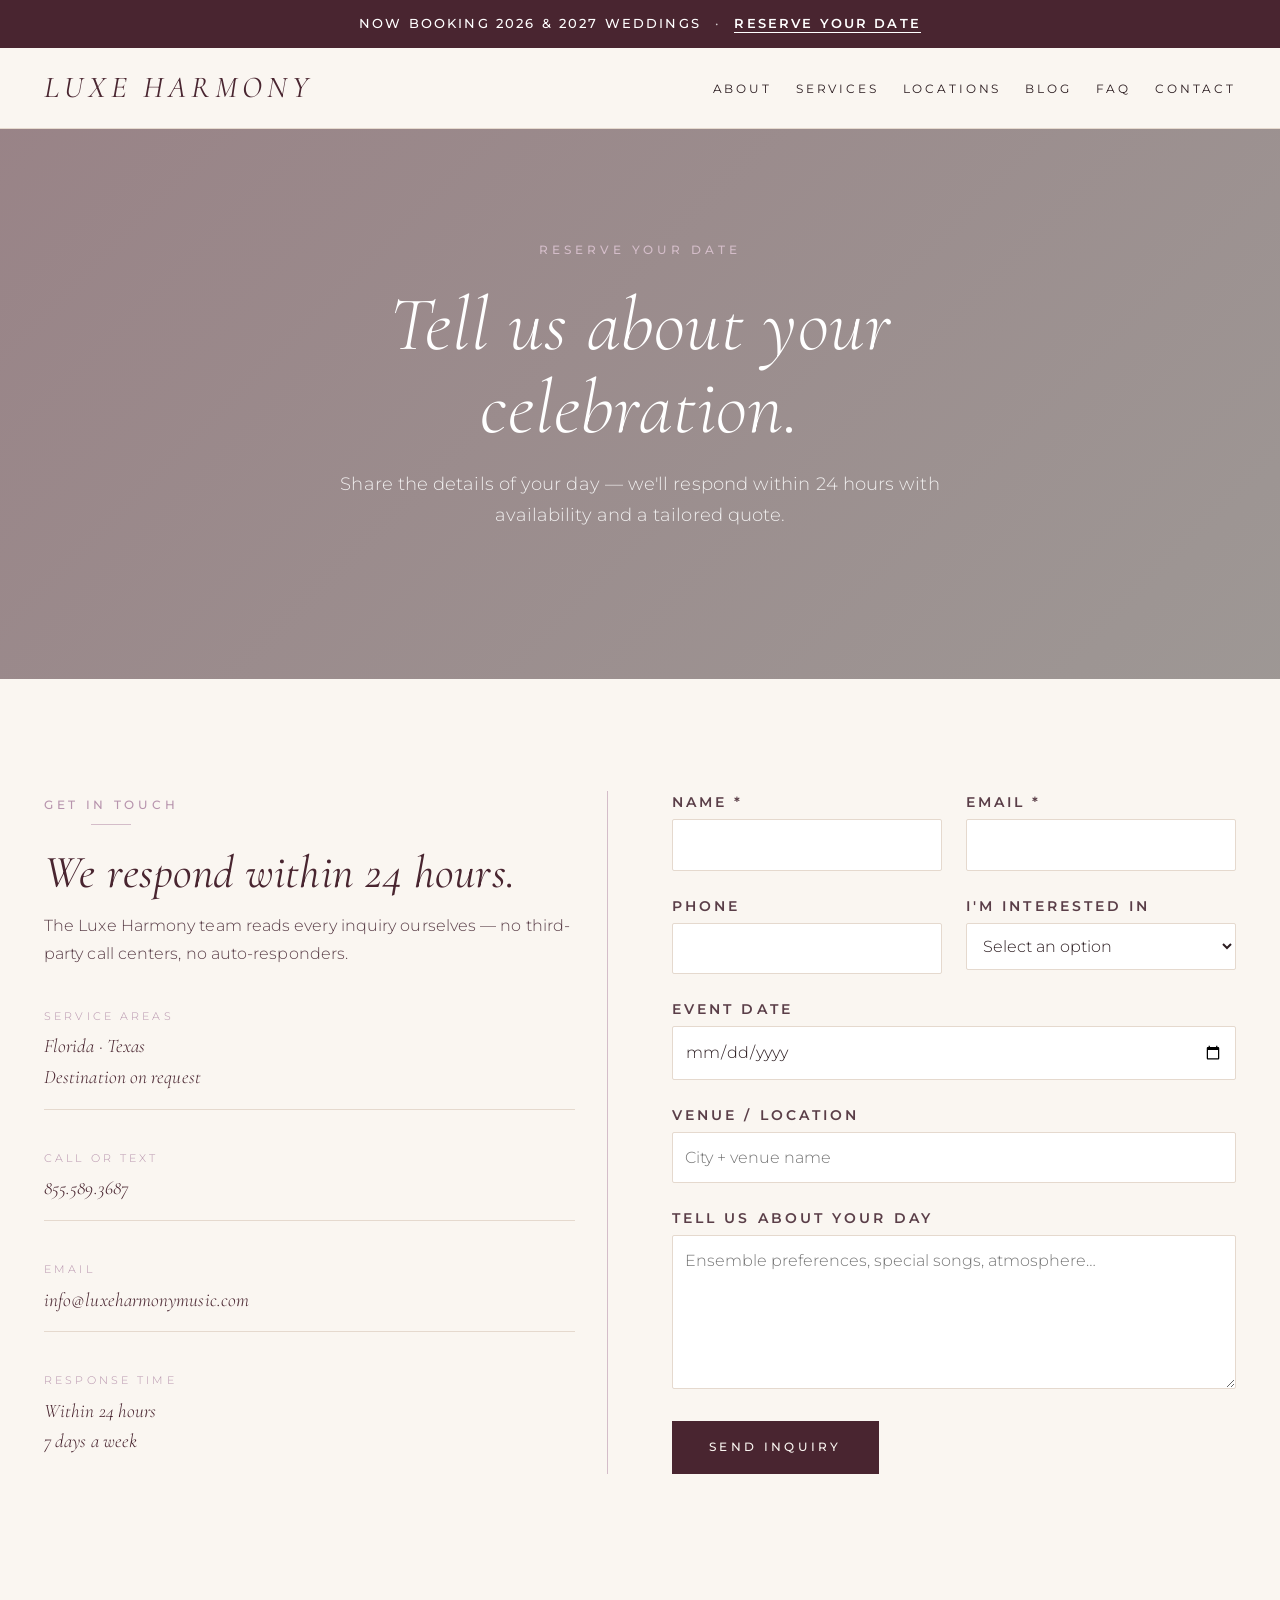
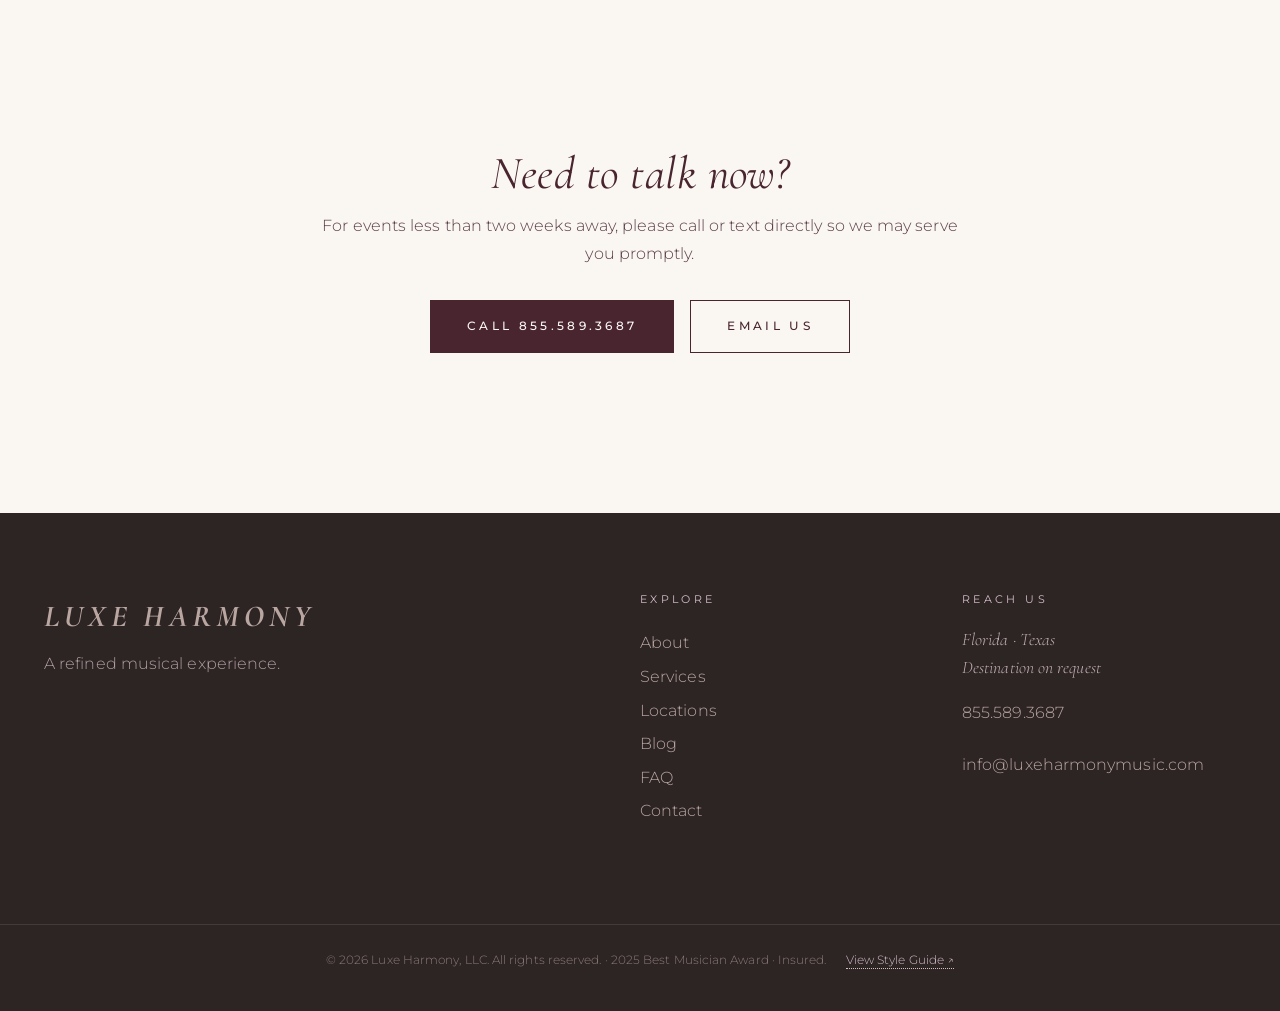
<file: contact.html>
<!DOCTYPE html>
<html lang="en">
<head>
<meta charset="UTF-8" />
<meta name="viewport" content="width=device-width, initial-scale=1.0" />
<title>Contact · Luxe Harmony</title>
<meta name="description" content="Reserve your wedding date with Luxe Harmony. We respond to every inquiry within 24 hours." />
<link rel="preconnect" href="https://fonts.googleapis.com">
<link rel="preconnect" href="https://fonts.gstatic.com" crossorigin>
<link href="https://fonts.googleapis.com/css2?family=Cormorant+Garamond:ital,wght@0,400;0,500;0,600;1,400;1,500&family=Montserrat:wght@300;400;500;600&display=swap" rel="stylesheet">
<link rel="stylesheet" href="./style.css">
<link rel="stylesheet" href="./style-luxeharmony.css">
</head>
<body>

<aside class="announcement-bar" role="region" aria-label="Site announcement">
  <div class="container announcement-bar__inner">
    <p class="announcement-bar__text">Now booking 2026 &amp; 2027 weddings</p>
    <a class="announcement-bar__link" href="contact.html">Reserve your date</a>
  </div>
</aside>

<a href="#main-content" class="skip-link">Skip to main content</a>

<header class="site-header" id="site-header" role="banner">
  <div class="container site-header__inner">
    <a href="index.html" class="site-header__logo" aria-label="Luxe Harmony"><span class="site-header__logo-text">Luxe Harmony</span></a>
    <nav class="site-header__nav" aria-label="Primary">
      <ul class="site-header__nav-list" role="list">
        <li class="site-header__nav-item"><a class="site-header__nav-link" href="about.html">About</a></li>
        <li class="site-header__nav-item"><a class="site-header__nav-link" href="services.html">Services</a></li>
        <li class="site-header__nav-item"><a class="site-header__nav-link" href="locations.html">Locations</a></li>
        <li class="site-header__nav-item"><a class="site-header__nav-link" href="blog.html">Blog</a></li>
        <li class="site-header__nav-item"><a class="site-header__nav-link" href="faq.html">FAQ</a></li>
        <li class="site-header__nav-item"><a class="site-header__nav-link" href="contact.html" aria-current="page">Contact</a></li>
      </ul>
    </nav>
    <button class="site-header__toggle" id="mobile-nav-toggle" aria-label="Toggle navigation" aria-expanded="false" aria-controls="mobile-nav"><span></span><span></span><span></span></button>
  </div>
</header>

<main id="main-content" tabindex="-1">

  <section class="section-hero section-hero--inner-page" style="background-image:url('https://images.unsplash.com/photo-1511795409834-ef04bbd61622?auto=format&fit=crop&w=1920&q=80');">
    <div class="section-hero__overlay" aria-hidden="true"></div>
    <div class="container section-hero__inner">
      <span class="section-hero__preheader">Reserve Your Date</span>
      <h1 class="section-hero__header">Tell us about your celebration.</h1>
      <p class="section-hero__subheader">Share the details of your day — we'll respond within 24 hours with availability and a tailored quote.</p>
    </div>
  </section>

  <section class="section-contact-form-and-info">
    <div class="container section-contact-form-and-info__inner">
      <aside class="section-contact-form-and-info__info">
        <span class="section-contact-form-and-info__preheader">Get in touch</span>
        <h2 class="section-contact-form-and-info__header">We respond within 24 hours.</h2>
        <div class="section-contact-form-and-info__content"><p>The Luxe Harmony team reads every inquiry ourselves — no third-party call centers, no auto-responders.</p></div>
        <ul class="section-contact-form-and-info__items" role="list">
          <li class="section-contact-form-and-info__item"><span class="section-contact-form-and-info__item-label">Service Areas</span><span class="section-contact-form-and-info__item-value">Florida · Texas<br/>Destination on request</span></li>
          <li class="section-contact-form-and-info__item"><span class="section-contact-form-and-info__item-label">Call or Text</span><span class="section-contact-form-and-info__item-value">855.589.3687</span></li>
          <li class="section-contact-form-and-info__item"><span class="section-contact-form-and-info__item-label">Email</span><span class="section-contact-form-and-info__item-value">info@luxeharmonymusic.com</span></li>
          <li class="section-contact-form-and-info__item"><span class="section-contact-form-and-info__item-label">Response Time</span><span class="section-contact-form-and-info__item-value">Within 24 hours<br/>7 days a week</span></li>
        </ul>
      </aside>

      <div class="section-contact-form-and-info__form-wrap">
        <form id="contact-form" action="https://staticsites.40spaces.com/api/v1/form-submission" method="POST" novalidate>
          <input type="hidden" name="site_uid" value="luxe-harmony">
          <div class="form-row">
            <div class="form-group"><label for="cf-name">Name <span aria-hidden="true">*</span></label><input type="text" id="cf-name" name="name" required autocomplete="name"></div>
            <div class="form-group"><label for="cf-email">Email <span aria-hidden="true">*</span></label><input type="email" id="cf-email" name="email" required autocomplete="email"></div>
          </div>
          <div class="form-row">
            <div class="form-group"><label for="cf-phone">Phone</label><input type="tel" id="cf-phone" name="phone" autocomplete="tel"></div>
            <div class="form-group">
              <label for="cf-interest">I'm interested in</label>
              <select id="cf-interest" name="interest">
                <option value="" disabled selected>Select an option</option>
                <option value="Wedding Ceremony">Wedding Ceremony</option>
                <option value="Full Wedding">Ceremony + Reception</option>
                <option value="Cocktail Hour">Cocktail Hour Only</option>
                <option value="Private Event">Private / Corporate Event</option>
                <option value="General inquiry">General inquiry</option>
              </select>
            </div>
          </div>
          <div class="form-row">
            <div class="form-group form-group--full"><label for="cf-date">Event date</label><input type="date" id="cf-date" name="date"></div>
          </div>
          <div class="form-row">
            <div class="form-group form-group--full"><label for="cf-venue">Venue / location</label><input type="text" id="cf-venue" name="venue" placeholder="City + venue name"></div>
          </div>
          <div class="form-row">
            <div class="form-group form-group--full"><label for="cf-message">Tell us about your day</label><textarea id="cf-message" name="message" rows="5" placeholder="Ensemble preferences, special songs, atmosphere…"></textarea></div>
          </div>
          <button type="submit" id="submit-btn" class="btn btn--primary"><span class="submit-text">Send Inquiry</span></button>
        </form>
      </div>
    </div>
  </section>

  <!-- ASSURANCE CTA -->
  <section class="section-cta-band section-cta-band--light">
    <div class="container section-cta-band__inner">
      <div class="section-cta-band__text">
        <h2 class="section-cta-band__header">Need to talk now?</h2>
        <p class="section-cta-band__subheader">For events less than two weeks away, please call or text directly so we may serve you promptly.</p>
        <div class="section-cta-band__actions">
          <a href="tel:8555893687" class="btn btn--primary">Call 855.589.3687</a>
          <a href="mailto:info@luxeharmonymusic.com" class="btn btn--secondary">Email Us</a>
        </div>
      </div>
    </div>
  </section>

</main>

<footer class="site-footer" role="contentinfo">
  <div class="container site-footer__inner">
    <div class="site-footer__brand"><a href="index.html" class="site-footer__logo">Luxe Harmony</a><p class="site-footer__tagline">A refined musical experience.</p></div>
    <nav class="site-footer__nav" aria-label="Footer"><h4 class="site-footer__heading">Explore</h4><ul role="list"><li><a href="about.html">About</a></li><li><a href="services.html">Services</a></li><li><a href="locations.html">Locations</a></li><li><a href="blog.html">Blog</a></li><li><a href="faq.html">FAQ</a></li><li><a href="contact.html">Contact</a></li></ul></nav>
    <div class="site-footer__contact"><h4 class="site-footer__heading">Reach Us</h4><address class="site-footer__address">Florida · Texas<br/>Destination on request</address><p><a href="tel:8555893687">855.589.3687</a></p><p><a href="mailto:info@luxeharmonymusic.com">info@luxeharmonymusic.com</a></p></div>
  </div>
  <div class="site-footer__bottom"><div class="container"><p>&copy; 2026 Luxe Harmony, LLC. All rights reserved. · 2025 Best Musician Award · Insured. <a href="style-guide.html" style="margin-left:1rem; color: var(--mauve-light); border-bottom: 1px dotted var(--mauve-light); padding-bottom: 1px;">View Style Guide ↗</a></p></div></div>
</footer>

<script src="./site.js" defer></script>
<script src="./site-luxeharmony.js" defer></script>
<!--modo:databind-->
<script>(function(){
var S={"westover":"https://upbeat-peccary-820.convex.site/feed/70f90ddfd93d3e2b7c423378"};
function res(rec,path){var p=path.split('.'),c=rec;for(var i=0;i<p.length;i++){if(c==null)return null;c=c[p[i]];}return c!=null?String(c):null;}
function fill(el,rec){
  var bf=el.getAttribute('data-modo-bind');if(bf!=null){var v=res(rec,bf);if(v!=null)el.textContent=v;}
  var ba=el.getAttribute('data-modo-bind-attr');if(ba)ba.split(',').forEach(function(p){var x=p.split(':');if(x.length<2)return;var a=x[0].trim(),f=x[1].trim(),v=res(rec,f);if(v!=null)el.setAttribute(a,v);});
}
function bind(node,rec){
  if(node.getAttribute('data-modo-bind')!=null||node.getAttribute('data-modo-bind-attr'))fill(node,rec);
  var ns=node.querySelectorAll('[data-modo-bind],[data-modo-bind-attr]');
  for(var i=0;i<ns.length;i++)fill(ns[i],rec);
}
function run(){
  var cache={};
  function get(url){if(!cache[url])cache[url]=fetch(url).then(function(r){return r.json();});return cache[url];}
  for(var key in S){(function(key){
    var url=S[key];
    get(url).then(function(d){
      var recs=Array.isArray(d)?d:[d];if(!recs.length||recs[0]==null)return;
      // Collection: fill repeater containers
      var reps=document.querySelectorAll('[data-modo-repeat="'+key+'"]');
      for(var i=0;i<reps.length;i++){(function(rep){
        var tpl=rep.querySelector('[data-modo-item]')||rep.firstElementChild;if(!tpl)return;
        var proto=tpl.cloneNode(true);if(proto.removeAttribute)proto.removeAttribute('data-modo-item');
        rep.innerHTML='';
        for(var j=0;j<recs.length;j++){var n=proto.cloneNode(true);bind(n,recs[j]);rep.appendChild(n);}
      })(reps[i]);}
      // Page-level bindings outside any repeater — always use the first record
      var rec=recs[0];
      var els=document.querySelectorAll('[data-modo-bind],[data-modo-bind-attr]');
      for(var i=0;i<els.length;i++){if(!els[i].closest('[data-modo-repeat]'))fill(els[i],rec);}
    }).catch(function(){});
  })(key);}
}
if(document.readyState!='loading')run();else document.addEventListener('DOMContentLoaded',run);
})();</script>
<!--/modo:databind-->
</body>
</html>
</file>
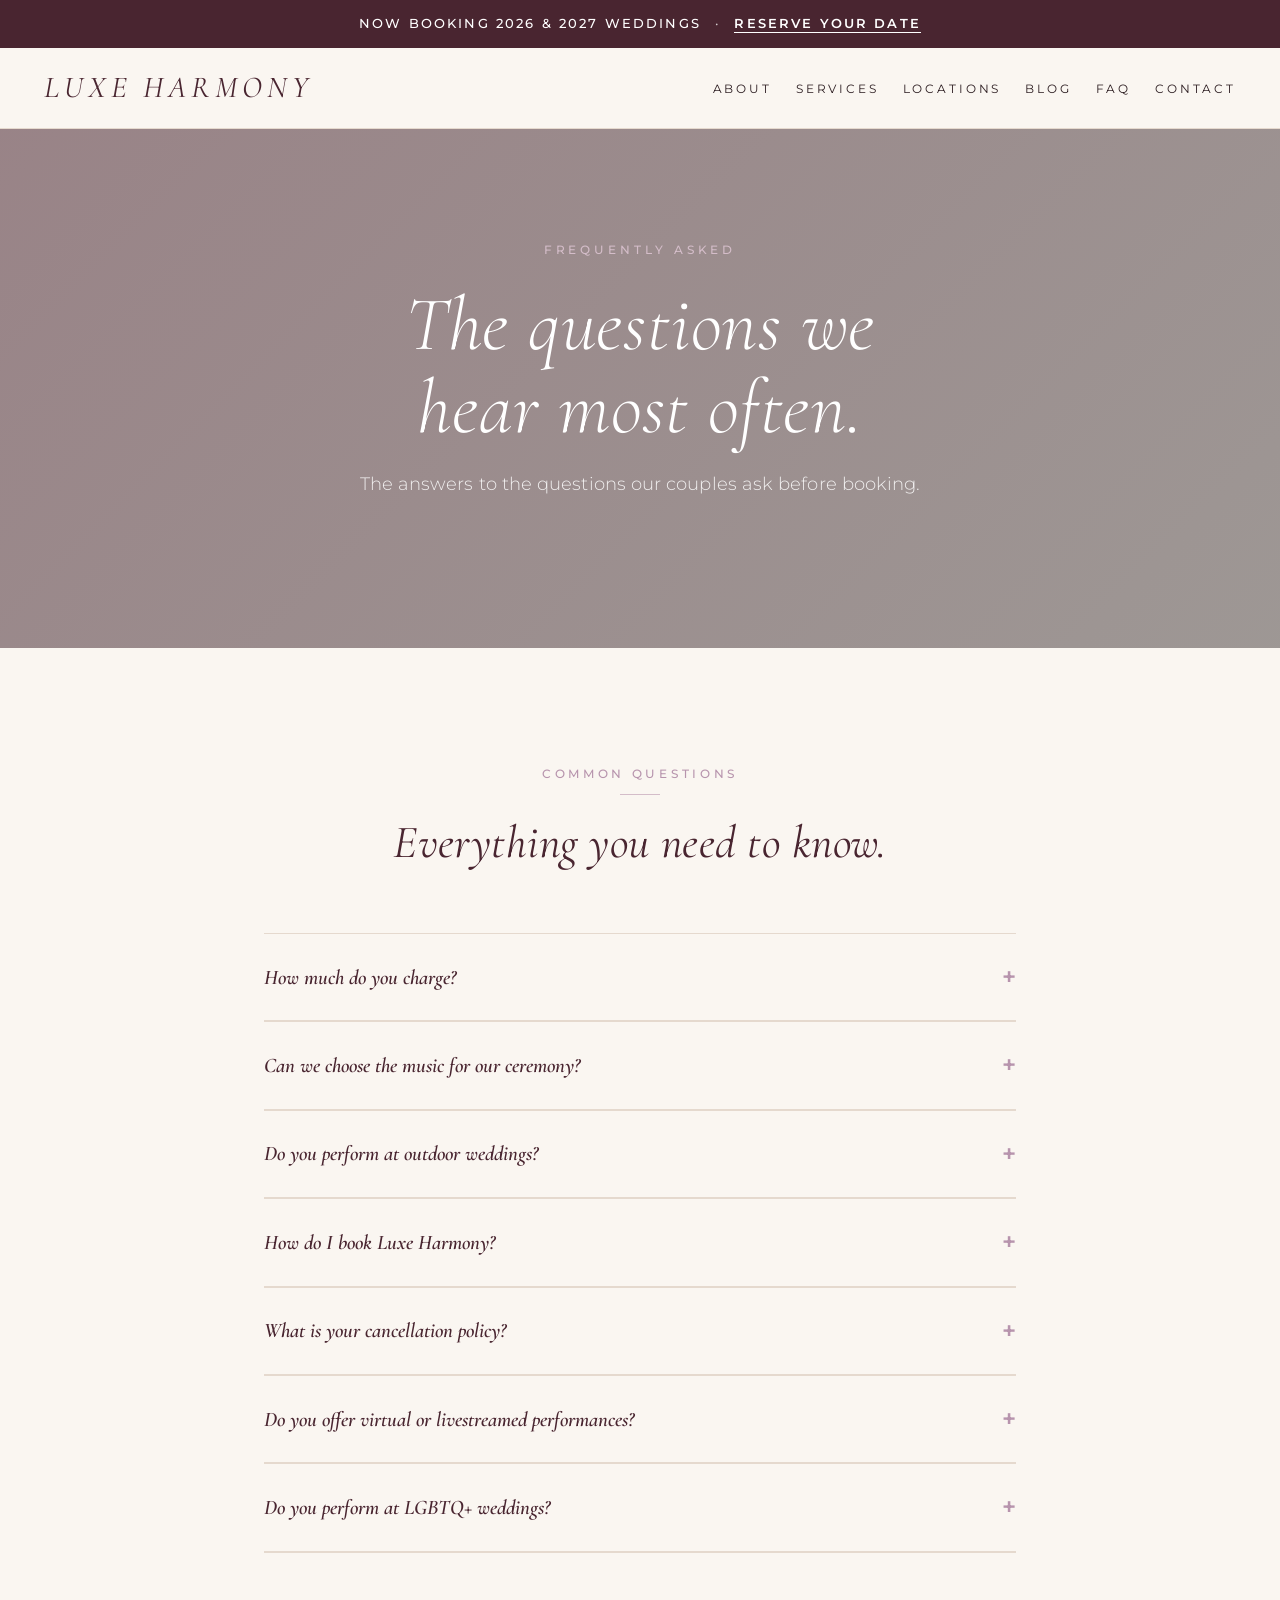
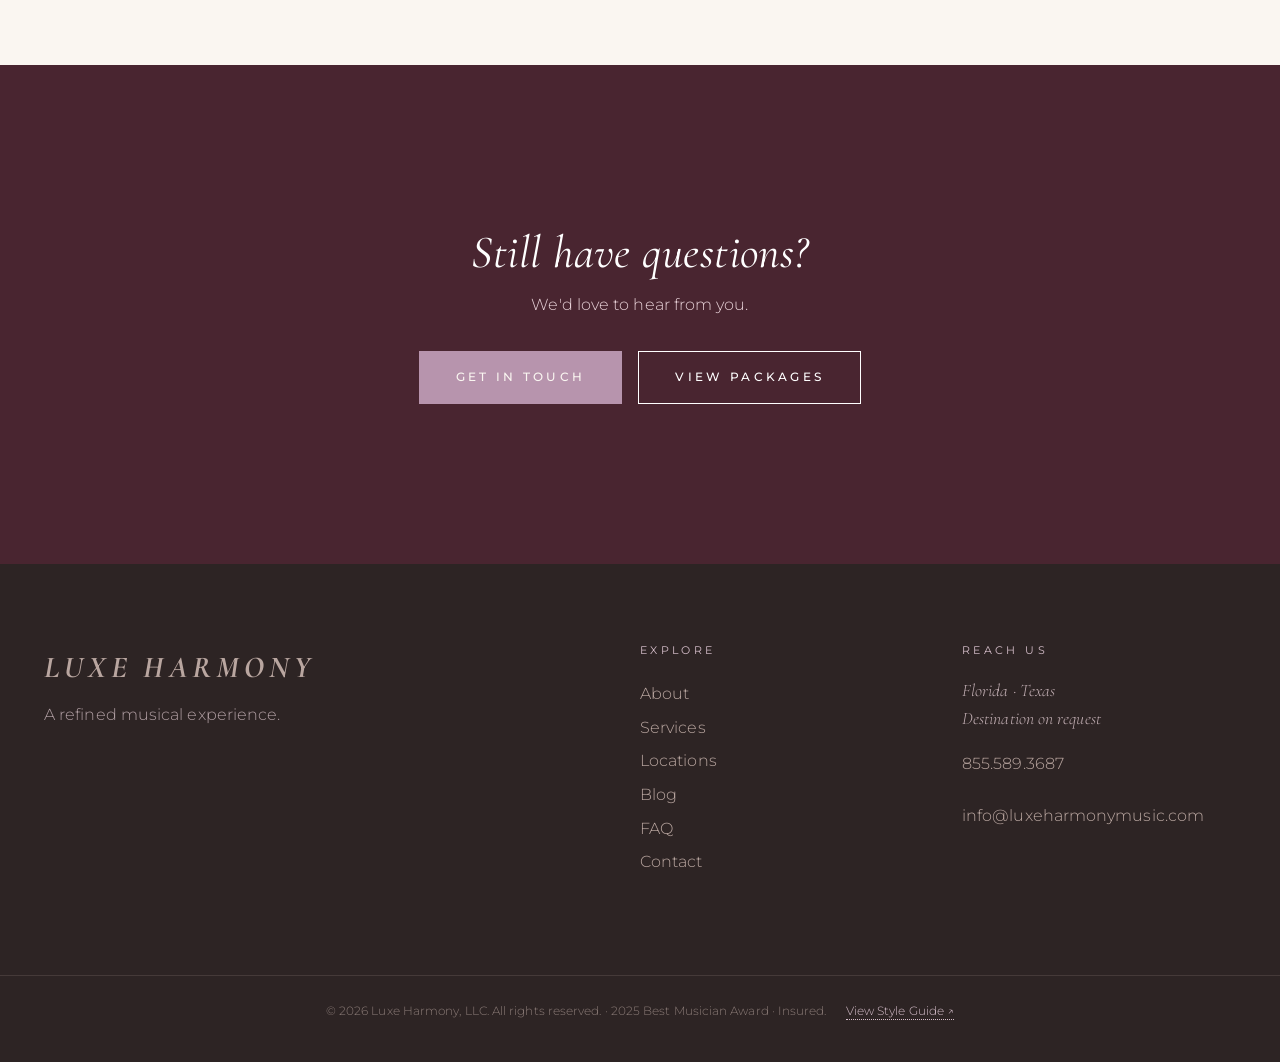
<file: faq.html>
<!DOCTYPE html>
<html lang="en">
<head>
<meta charset="UTF-8" />
<meta name="viewport" content="width=device-width, initial-scale=1.0" />
<title>FAQ · Luxe Harmony</title>
<meta name="description" content="Frequently asked questions about Luxe Harmony's wedding music services, pricing, packages, and booking." />
<link rel="preconnect" href="https://fonts.googleapis.com">
<link rel="preconnect" href="https://fonts.gstatic.com" crossorigin>
<link href="https://fonts.googleapis.com/css2?family=Cormorant+Garamond:ital,wght@0,400;0,500;0,600;1,400;1,500&family=Montserrat:wght@300;400;500;600&display=swap" rel="stylesheet">
<link rel="stylesheet" href="./style.css">
<link rel="stylesheet" href="./style-luxeharmony.css">
</head>
<body>

<aside class="announcement-bar" role="region" aria-label="Site announcement">
  <div class="container announcement-bar__inner">
    <p class="announcement-bar__text">Now booking 2026 &amp; 2027 weddings</p>
    <a class="announcement-bar__link" href="contact.html">Reserve your date</a>
  </div>
</aside>

<a href="#main-content" class="skip-link">Skip to main content</a>

<header class="site-header" id="site-header" role="banner">
  <div class="container site-header__inner">
    <a href="index.html" class="site-header__logo" aria-label="Luxe Harmony"><span class="site-header__logo-text">Luxe Harmony</span></a>
    <nav class="site-header__nav" aria-label="Primary">
      <ul class="site-header__nav-list" role="list">
        <li class="site-header__nav-item"><a class="site-header__nav-link" href="about.html">About</a></li>
        <li class="site-header__nav-item"><a class="site-header__nav-link" href="services.html">Services</a></li>
        <li class="site-header__nav-item"><a class="site-header__nav-link" href="locations.html">Locations</a></li>
        <li class="site-header__nav-item"><a class="site-header__nav-link" href="blog.html">Blog</a></li>
        <li class="site-header__nav-item"><a class="site-header__nav-link" href="faq.html" aria-current="page">FAQ</a></li>
        <li class="site-header__nav-item"><a class="site-header__nav-link" href="contact.html">Contact</a></li>
      </ul>
    </nav>
    <button class="site-header__toggle" id="mobile-nav-toggle" aria-label="Toggle navigation" aria-expanded="false" aria-controls="mobile-nav"><span></span><span></span><span></span></button>
  </div>
</header>

<main id="main-content" tabindex="-1">

  <section class="section-hero section-hero--inner-page" style="background-image:url('https://images.unsplash.com/photo-1606216794074-735e91aa2c92?auto=format&fit=crop&w=1920&q=80');">
    <div class="section-hero__overlay" aria-hidden="true"></div>
    <div class="container section-hero__inner">
      <span class="section-hero__preheader">Frequently Asked</span>
      <h1 class="section-hero__header">The questions we hear most often.</h1>
      <p class="section-hero__subheader">The answers to the questions our couples ask before booking.</p>
    </div>
  </section>

  <section class="section-faq" id="faq">
    <div class="container section-faq__inner">
      <header class="section-faq__intro">
        <span class="section-faq__preheader">Common questions</span>
        <h2 class="section-faq__header">Everything you need to know.</h2>
      </header>
      <ul class="section-faq__list" role="list">
        <li class="section-faq__item">
          <button class="section-faq__trigger" type="button" id="faq-trigger-1" aria-expanded="false" aria-controls="faq-panel-1"><span class="section-faq__question">How much do you charge?</span><span class="section-faq__icon" aria-hidden="true">+</span></button>
          <div class="section-faq__panel" id="faq-panel-1" role="region" aria-labelledby="faq-trigger-1" aria-hidden="true"><div class="section-faq__answer"><p>Pricing varies by ensemble size and duration. Most clients invest around $3,000 for a full wedding, with services starting as low as $350.</p></div></div>
        </li>
        <li class="section-faq__item">
          <button class="section-faq__trigger" type="button" id="faq-trigger-2" aria-expanded="false" aria-controls="faq-panel-2"><span class="section-faq__question">Can we choose the music for our ceremony?</span><span class="section-faq__icon" aria-hidden="true">+</span></button>
          <div class="section-faq__panel" id="faq-panel-2" role="region" aria-labelledby="faq-trigger-2" aria-hidden="true"><div class="section-faq__answer"><p>Absolutely. We maintain a sweeping repertoire — classical, pop, film themes, jazz, Latin, Broadway — and welcome custom song requests. Special arrangements need 2–4 weeks' notice.</p></div></div>
        </li>
        <li class="section-faq__item">
          <button class="section-faq__trigger" type="button" id="faq-trigger-3" aria-expanded="false" aria-controls="faq-panel-3"><span class="section-faq__question">Do you perform at outdoor weddings?</span><span class="section-faq__icon" aria-hidden="true">+</span></button>
          <div class="section-faq__panel" id="faq-panel-3" role="region" aria-labelledby="faq-trigger-3" aria-hidden="true"><div class="section-faq__answer"><p>Yes — outdoor weddings require adequate shelter, as string instruments are sensitive to moisture, direct sun, and temperature extremes.</p></div></div>
        </li>
        <li class="section-faq__item">
          <button class="section-faq__trigger" type="button" id="faq-trigger-4" aria-expanded="false" aria-controls="faq-panel-4"><span class="section-faq__question">How do I book Luxe Harmony?</span><span class="section-faq__icon" aria-hidden="true">+</span></button>
          <div class="section-faq__panel" id="faq-panel-4" role="region" aria-labelledby="faq-trigger-4" aria-hidden="true"><div class="section-faq__answer"><p>Submit our inquiry form, email info@luxeharmonymusic.com, or call/text 855.589.3687. We respond within 24 hours with a tailored quote.</p></div></div>
        </li>
        <li class="section-faq__item">
          <button class="section-faq__trigger" type="button" id="faq-trigger-5" aria-expanded="false" aria-controls="faq-panel-5"><span class="section-faq__question">What is your cancellation policy?</span><span class="section-faq__icon" aria-hidden="true">+</span></button>
          <div class="section-faq__panel" id="faq-panel-5" role="region" aria-labelledby="faq-trigger-5" aria-hidden="true"><div class="section-faq__answer"><p>Cancellations made more than 30 days in advance may be eligible for a refund. We work with every couple to reschedule when possible.</p></div></div>
        </li>
        <li class="section-faq__item">
          <button class="section-faq__trigger" type="button" id="faq-trigger-6" aria-expanded="false" aria-controls="faq-panel-6"><span class="section-faq__question">Do you offer virtual or livestreamed performances?</span><span class="section-faq__icon" aria-hidden="true">+</span></button>
          <div class="section-faq__panel" id="faq-panel-6" role="region" aria-labelledby="faq-trigger-6" aria-hidden="true"><div class="section-faq__answer"><p>Yes — we can perform virtually for intimate remote weddings or private celebrations.</p></div></div>
        </li>
        <li class="section-faq__item">
          <button class="section-faq__trigger" type="button" id="faq-trigger-7" aria-expanded="false" aria-controls="faq-panel-7"><span class="section-faq__question">Do you perform at LGBTQ+ weddings?</span><span class="section-faq__icon" aria-hidden="true">+</span></button>
          <div class="section-faq__panel" id="faq-panel-7" role="region" aria-labelledby="faq-trigger-7" aria-hidden="true"><div class="section-faq__answer"><p>Of course. At Luxe Harmony, love is love, and we are honored to celebrate all marriages.</p></div></div>
        </li>
      </ul>
    </div>
  </section>

  <section class="section-cta-band section-cta-band--dark">
    <div class="container section-cta-band__inner">
      <div class="section-cta-band__text">
        <h2 class="section-cta-band__header">Still have questions?</h2>
        <p class="section-cta-band__subheader">We'd love to hear from you.</p>
        <div class="section-cta-band__actions">
          <a href="contact.html" class="btn btn--primary">Get in Touch</a>
          <a href="services.html" class="btn btn--secondary">View Packages</a>
        </div>
      </div>
    </div>
  </section>

</main>

<footer class="site-footer" role="contentinfo">
  <div class="container site-footer__inner">
    <div class="site-footer__brand"><a href="index.html" class="site-footer__logo">Luxe Harmony</a><p class="site-footer__tagline">A refined musical experience.</p></div>
    <nav class="site-footer__nav" aria-label="Footer"><h4 class="site-footer__heading">Explore</h4><ul role="list"><li><a href="about.html">About</a></li><li><a href="services.html">Services</a></li><li><a href="locations.html">Locations</a></li><li><a href="blog.html">Blog</a></li><li><a href="faq.html">FAQ</a></li><li><a href="contact.html">Contact</a></li></ul></nav>
    <div class="site-footer__contact"><h4 class="site-footer__heading">Reach Us</h4><address class="site-footer__address">Florida · Texas<br/>Destination on request</address><p><a href="tel:8555893687">855.589.3687</a></p><p><a href="mailto:info@luxeharmonymusic.com">info@luxeharmonymusic.com</a></p></div>
  </div>
  <div class="site-footer__bottom"><div class="container"><p>&copy; 2026 Luxe Harmony, LLC. All rights reserved. · 2025 Best Musician Award · Insured. <a href="style-guide.html" style="margin-left:1rem; color: var(--mauve-light); border-bottom: 1px dotted var(--mauve-light); padding-bottom: 1px;">View Style Guide ↗</a></p></div></div>
</footer>

<script src="./site.js" defer></script>
<script src="./site-luxeharmony.js" defer></script>
<!--modo:databind-->
<script>(function(){
var S={"westover":"https://upbeat-peccary-820.convex.site/feed/70f90ddfd93d3e2b7c423378"};
function res(rec,path){var p=path.split('.'),c=rec;for(var i=0;i<p.length;i++){if(c==null)return null;c=c[p[i]];}return c!=null?String(c):null;}
function fill(el,rec){
  var bf=el.getAttribute('data-modo-bind');if(bf!=null){var v=res(rec,bf);if(v!=null)el.textContent=v;}
  var ba=el.getAttribute('data-modo-bind-attr');if(ba)ba.split(',').forEach(function(p){var x=p.split(':');if(x.length<2)return;var a=x[0].trim(),f=x[1].trim(),v=res(rec,f);if(v!=null)el.setAttribute(a,v);});
}
function bind(node,rec){
  if(node.getAttribute('data-modo-bind')!=null||node.getAttribute('data-modo-bind-attr'))fill(node,rec);
  var ns=node.querySelectorAll('[data-modo-bind],[data-modo-bind-attr]');
  for(var i=0;i<ns.length;i++)fill(ns[i],rec);
}
function run(){
  var cache={};
  function get(url){if(!cache[url])cache[url]=fetch(url).then(function(r){return r.json();});return cache[url];}
  for(var key in S){(function(key){
    var url=S[key];
    get(url).then(function(d){
      var recs=Array.isArray(d)?d:[d];if(!recs.length||recs[0]==null)return;
      // Collection: fill repeater containers
      var reps=document.querySelectorAll('[data-modo-repeat="'+key+'"]');
      for(var i=0;i<reps.length;i++){(function(rep){
        var tpl=rep.querySelector('[data-modo-item]')||rep.firstElementChild;if(!tpl)return;
        var proto=tpl.cloneNode(true);if(proto.removeAttribute)proto.removeAttribute('data-modo-item');
        rep.innerHTML='';
        for(var j=0;j<recs.length;j++){var n=proto.cloneNode(true);bind(n,recs[j]);rep.appendChild(n);}
      })(reps[i]);}
      // Page-level bindings outside any repeater — always use the first record
      var rec=recs[0];
      var els=document.querySelectorAll('[data-modo-bind],[data-modo-bind-attr]');
      for(var i=0;i<els.length;i++){if(!els[i].closest('[data-modo-repeat]'))fill(els[i],rec);}
    }).catch(function(){});
  })(key);}
}
if(document.readyState!='loading')run();else document.addEventListener('DOMContentLoaded',run);
})();</script>
<!--/modo:databind-->
</body>
</html>
</file>
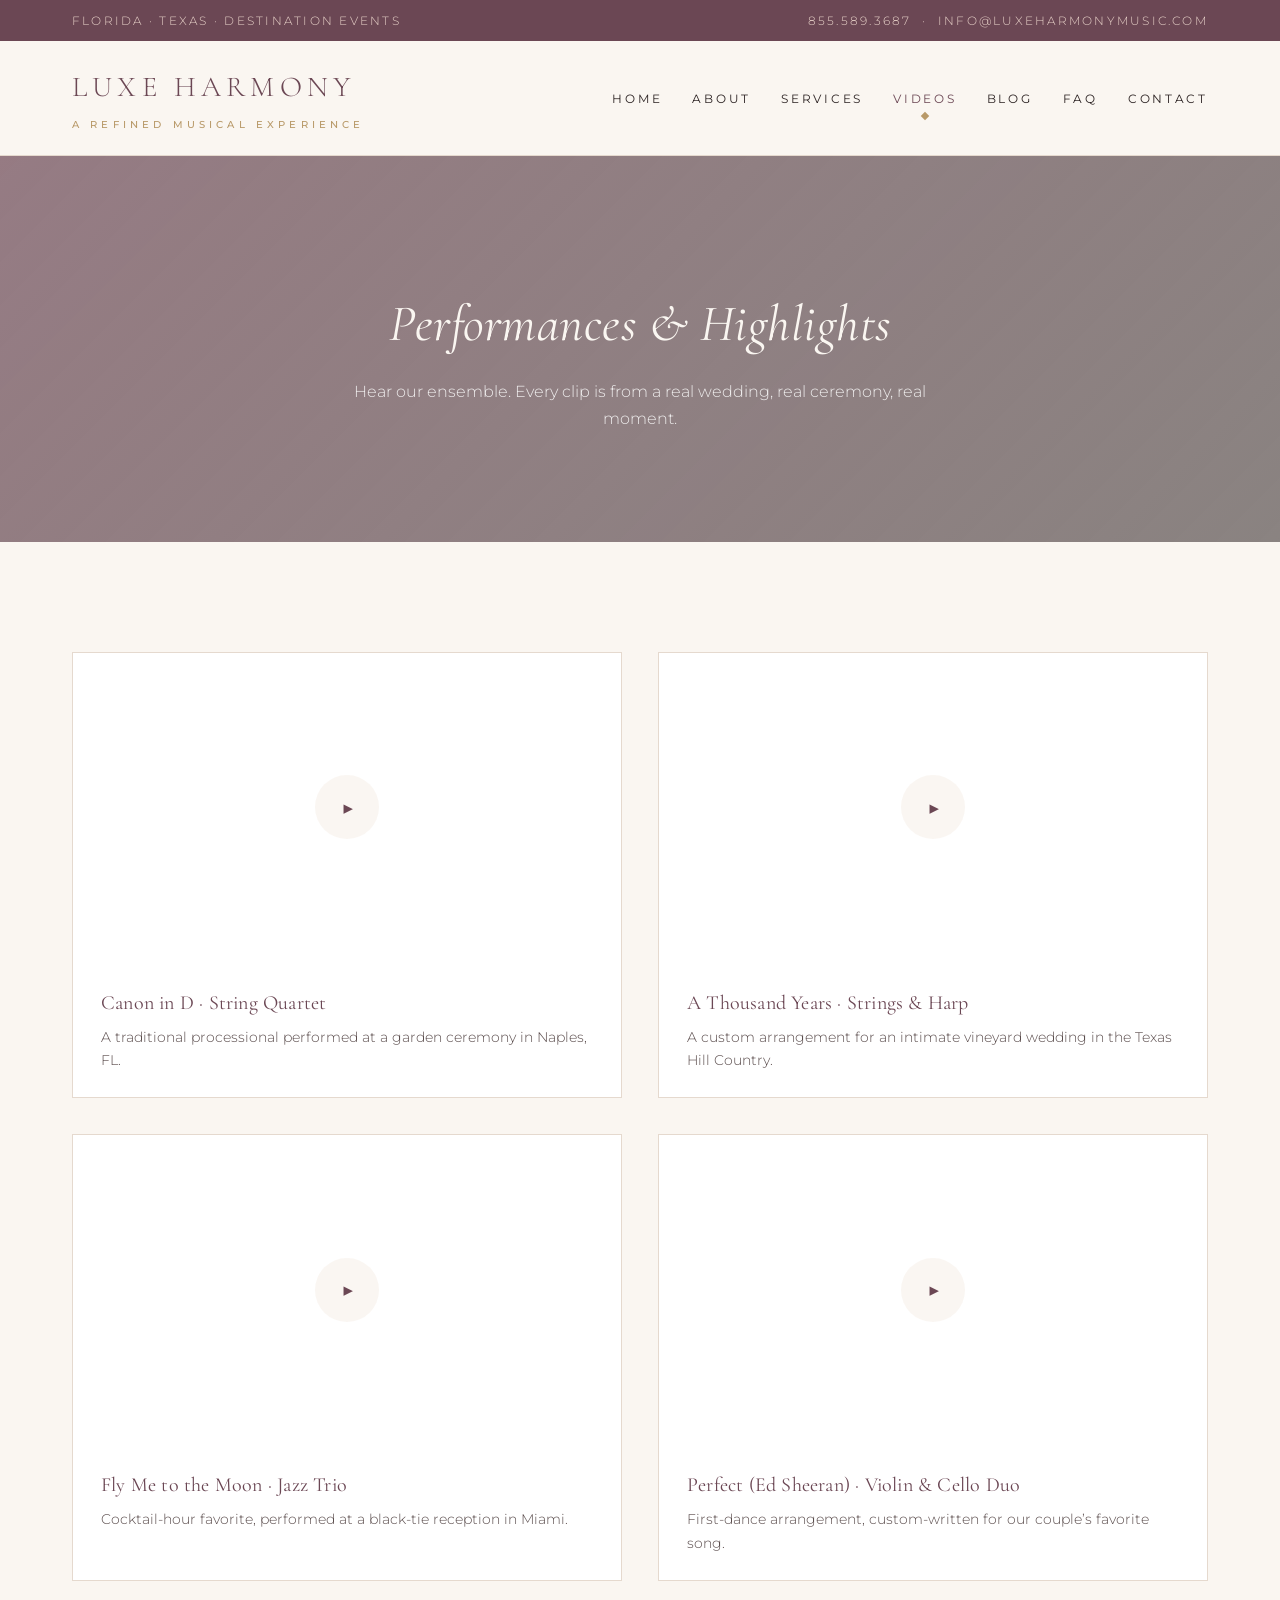
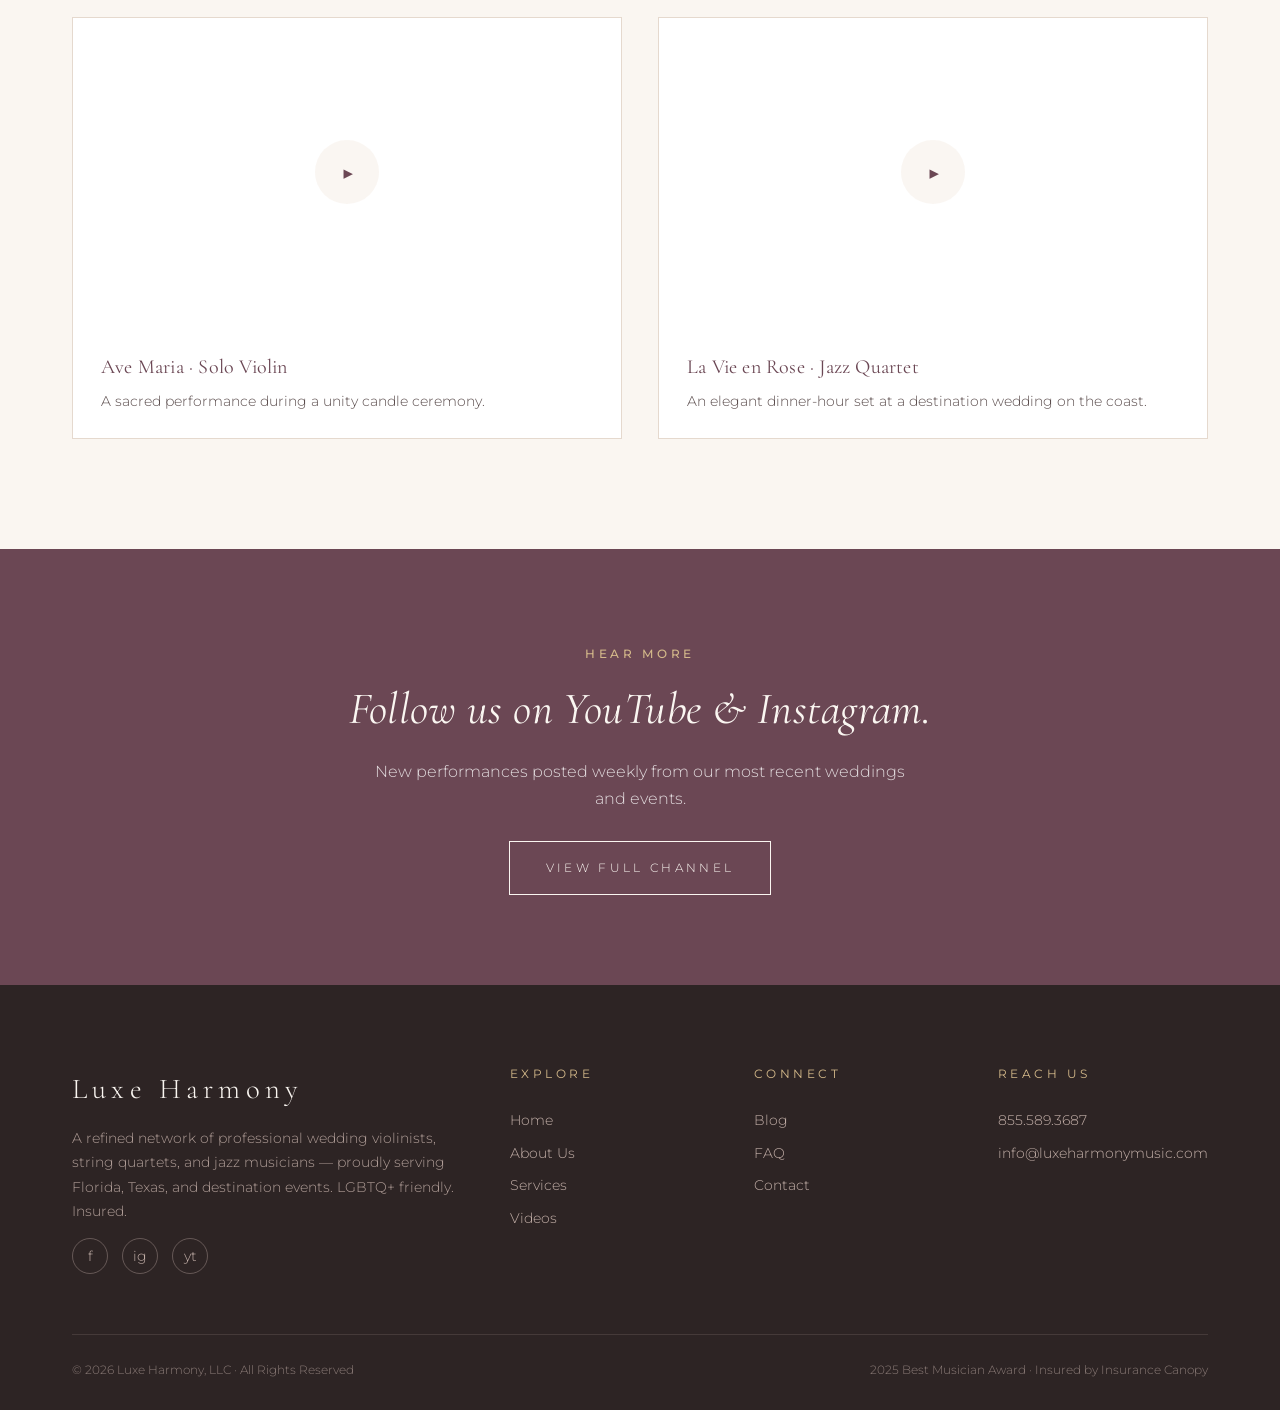
<file: videos.html>
<!doctype html>
<html lang="en">
<head>
<meta charset="utf-8" />
<meta name="viewport" content="width=device-width, initial-scale=1" />
<title>Videos · Luxe Harmony</title>
<link rel="preconnect" href="https://fonts.googleapis.com" />
<link rel="preconnect" href="https://fonts.gstatic.com" crossorigin />
<link href="https://fonts.googleapis.com/css2?family=Cormorant+Garamond:ital,wght@0,400;0,500;1,400&family=Montserrat:wght@300;400;500&display=swap" rel="stylesheet" />
<link rel="stylesheet" href="styles.css" />
</head>
<body>

<div class="topbar">
  <div class="container">
    <span>Florida · Texas · Destination Events</span>
    <span><a href="tel:8555893687">855.589.3687</a> &nbsp;·&nbsp; <a href="mailto:info@luxeharmonymusic.com">info@luxeharmonymusic.com</a></span>
  </div>
</div>

<header class="site-header">
  <div class="inner">
    <a href="index.html" class="brand">Luxe Harmony<small>A Refined Musical Experience</small></a>
    <nav class="nav">
      <a href="index.html">Home</a>
      <a href="about.html">About</a>
      <a href="services.html">Services</a>
      <a href="videos.html" class="active">Videos</a>
      <a href="blog.html">Blog</a>
      <a href="faq.html">FAQ</a>
      <a href="contact.html">Contact</a>
    </nav>
  </div>
</header>

<section class="page-hero">
  <div class="container">
    <h1>Performances &amp; Highlights</h1>
    <p>Hear our ensemble. Every clip is from a real wedding, real ceremony, real moment.</p>
  </div>
</section>

<section>
  <div class="container">
    <div class="video-grid">
      <article class="video-card">
        <div class="thumb" style="background-image:url('https://images.unsplash.com/photo-1465495976277-4387d4b0b4c6?auto=format&fit=crop&w=900&q=80')"></div>
        <div class="body">
          <h3>Canon in D · String Quartet</h3>
          <p>A traditional processional performed at a garden ceremony in Naples, FL.</p>
        </div>
      </article>
      <article class="video-card">
        <div class="thumb" style="background-image:url('https://images.unsplash.com/photo-1519225421980-715cb0215aed?auto=format&fit=crop&w=900&q=80')"></div>
        <div class="body">
          <h3>A Thousand Years · Strings &amp; Harp</h3>
          <p>A custom arrangement for an intimate vineyard wedding in the Texas Hill Country.</p>
        </div>
      </article>
      <article class="video-card">
        <div class="thumb" style="background-image:url('https://images.unsplash.com/photo-1511795409834-ef04bbd61622?auto=format&fit=crop&w=900&q=80')"></div>
        <div class="body">
          <h3>Fly Me to the Moon · Jazz Trio</h3>
          <p>Cocktail-hour favorite, performed at a black-tie reception in Miami.</p>
        </div>
      </article>
      <article class="video-card">
        <div class="thumb" style="background-image:url('https://images.unsplash.com/photo-1606216794074-735e91aa2c92?auto=format&fit=crop&w=900&q=80')"></div>
        <div class="body">
          <h3>Perfect (Ed Sheeran) · Violin &amp; Cello Duo</h3>
          <p>First-dance arrangement, custom-written for our couple’s favorite song.</p>
        </div>
      </article>
      <article class="video-card">
        <div class="thumb" style="background-image:url('https://images.unsplash.com/photo-1465847899084-d164df4dedc6?auto=format&fit=crop&w=900&q=80')"></div>
        <div class="body">
          <h3>Ave Maria · Solo Violin</h3>
          <p>A sacred performance during a unity candle ceremony.</p>
        </div>
      </article>
      <article class="video-card">
        <div class="thumb" style="background-image:url('https://images.unsplash.com/photo-1519741497674-611481863552?auto=format&fit=crop&w=900&q=80')"></div>
        <div class="body">
          <h3>La Vie en Rose · Jazz Quartet</h3>
          <p>An elegant dinner-hour set at a destination wedding on the coast.</p>
        </div>
      </article>
    </div>
  </div>
</section>

<section class="cta-band">
  <div class="container">
    <span class="eyebrow" style="color: var(--gold-light)">Hear More</span>
    <h2>Follow us on <em>YouTube &amp; Instagram</em>.</h2>
    <p>New performances posted weekly from our most recent weddings and events.</p>
    <a class="btn light" href="#">View Full Channel</a>
  </div>
</section>

<footer class="site-footer">
  <div class="container">
    <div class="grid">
      <div>
        <div class="brand-foot">Luxe Harmony</div>
        <p>A refined network of professional wedding violinists, string quartets, and jazz musicians — proudly serving Florida, Texas, and destination events. LGBTQ+ friendly. Insured.</p>
        <div class="socials"><a href="#">f</a><a href="#">ig</a><a href="#">yt</a></div>
      </div>
      <div><h4>Explore</h4><a href="index.html">Home</a><a href="about.html">About Us</a><a href="services.html">Services</a><a href="videos.html">Videos</a></div>
      <div><h4>Connect</h4><a href="blog.html">Blog</a><a href="faq.html">FAQ</a><a href="contact.html">Contact</a></div>
      <div><h4>Reach Us</h4><a href="tel:8555893687">855.589.3687</a><a href="mailto:info@luxeharmonymusic.com">info@luxeharmonymusic.com</a></div>
    </div>
    <div class="legal">
      <span>© 2026 Luxe Harmony, LLC · All Rights Reserved</span>
      <span>2025 Best Musician Award · Insured by Insurance Canopy</span>
    </div>
  </div>
</footer>

<!--modo:databind-->
<script>(function(){
var S={"westover":"https://upbeat-peccary-820.convex.site/feed/70f90ddfd93d3e2b7c423378"};
function res(rec,path){var p=path.split('.'),c=rec;for(var i=0;i<p.length;i++){if(c==null)return null;c=c[p[i]];}return c!=null?String(c):null;}
function fill(el,rec){
  var bf=el.getAttribute('data-modo-bind');if(bf!=null){var v=res(rec,bf);if(v!=null)el.textContent=v;}
  var ba=el.getAttribute('data-modo-bind-attr');if(ba)ba.split(',').forEach(function(p){var x=p.split(':');if(x.length<2)return;var a=x[0].trim(),f=x[1].trim(),v=res(rec,f);if(v!=null)el.setAttribute(a,v);});
}
function bind(node,rec){
  if(node.getAttribute('data-modo-bind')!=null||node.getAttribute('data-modo-bind-attr'))fill(node,rec);
  var ns=node.querySelectorAll('[data-modo-bind],[data-modo-bind-attr]');
  for(var i=0;i<ns.length;i++)fill(ns[i],rec);
}
function run(){
  var cache={};
  function get(url){if(!cache[url])cache[url]=fetch(url).then(function(r){return r.json();});return cache[url];}
  for(var key in S){(function(key){
    var url=S[key];
    get(url).then(function(d){
      var recs=Array.isArray(d)?d:[d];if(!recs.length||recs[0]==null)return;
      // Collection: fill repeater containers
      var reps=document.querySelectorAll('[data-modo-repeat="'+key+'"]');
      for(var i=0;i<reps.length;i++){(function(rep){
        var tpl=rep.querySelector('[data-modo-item]')||rep.firstElementChild;if(!tpl)return;
        var proto=tpl.cloneNode(true);if(proto.removeAttribute)proto.removeAttribute('data-modo-item');
        rep.innerHTML='';
        for(var j=0;j<recs.length;j++){var n=proto.cloneNode(true);bind(n,recs[j]);rep.appendChild(n);}
      })(reps[i]);}
      // Page-level bindings outside any repeater — always use the first record
      var rec=recs[0];
      var els=document.querySelectorAll('[data-modo-bind],[data-modo-bind-attr]');
      for(var i=0;i<els.length;i++){if(!els[i].closest('[data-modo-repeat]'))fill(els[i],rec);}
    }).catch(function(){});
  })(key);}
}
if(document.readyState!='loading')run();else document.addEventListener('DOMContentLoaded',run);
})();</script>
<!--/modo:databind-->
</body>
</html>
</file>
<file: style.css>
/* ============================================================
   Generic-v2 — Default styles
   Vanilla CSS, BEM-named. Themes inherit these defaults and
   override what they need. Minimum viable look-and-feel.
   ============================================================ */

/* ─── Tokens ─────────────────────────────────────────────── */
:root {
  --primary:    #1a1a1a;
  --secondary:  #c5a059;
  --accent:     #f7f7f5;
  --accent-2:   #ffffff;
  --text:       #2d2d2d;
  --text-muted: #666;
  --border:     #e5e5e5;

  --container-max: 1200px;
  --section-pad:   5rem;
  --gap:           1.5rem;
  --radius:        4px;

  --font-display: 'Playfair Display', Georgia, serif;
  --font-body:    'Inter', system-ui, -apple-system, sans-serif;
}

/* ─── Reset / Base ───────────────────────────────────────── */
*, *::before, *::after { box-sizing: border-box; }

html { scroll-behavior: smooth; }

body {
  margin: 0;
  font-family: var(--font-body);
  font-size: 16px;
  line-height: 1.6;
  color: var(--text);
  background: var(--accent-2);
}

img { max-width: 100%; height: auto; display: block; }

h1, h2, h3, h4, h5, h6 {
  font-family: var(--font-display);
  font-weight: 600;
  margin: 0 0 .75rem;
  line-height: 1.2;
  color: var(--primary);
}
h1 { font-size: clamp(2.25rem, 4vw, 3.5rem); }
h2 { font-size: clamp(1.75rem, 3vw, 2.5rem); }
h3 { font-size: 1.25rem; }
h4 { font-size: 1rem; }

p { margin: 0 0 1rem; }
a { color: var(--primary); text-decoration: none; }
a:hover { color: var(--secondary); }

ul, ol { margin: 0; padding: 0; list-style: none; }

button { font: inherit; cursor: pointer; background: none; border: 0; color: inherit; padding: 0; }

/* ─── Utilities ──────────────────────────────────────────── */
.container { max-width: var(--container-max); margin: 0 auto; padding: 0 1.5rem; }

.skip-link {
  position: absolute; left: -9999px; top: 0; padding: .75rem 1rem;
  background: var(--primary); color: #fff; z-index: 9999;
}
.skip-link:focus { left: 0; }

.btn {
  display: inline-block;
  padding: .85rem 1.75rem;
  font-size: .875rem;
  font-weight: 600;
  letter-spacing: .05em;
  text-transform: uppercase;
  text-decoration: none;
  border-radius: var(--radius);
  transition: background .2s, color .2s, border-color .2s;
  cursor: pointer;
  border: 1px solid transparent;
}
.btn--primary   { background: var(--primary);   color: #fff; }
.btn--primary:hover   { background: var(--secondary); color: #fff; }
.btn--secondary { background: transparent; color: var(--primary); border-color: var(--primary); }
.btn--secondary:hover { background: var(--primary); color: #fff; }

.d-none { display: none !important; }

/* ─── Forms ──────────────────────────────────────────────── */
.form-row { display: grid; grid-template-columns: 1fr 1fr; gap: var(--gap); margin-bottom: var(--gap); }
.form-row > .form-group--full { grid-column: 1 / -1; }
.form-group label { display: block; font-size: .875rem; font-weight: 600; margin-bottom: .35rem; }
.form-group input, .form-group select, .form-group textarea {
  width: 100%; padding: .75rem; border: 1px solid var(--border);
  border-radius: var(--radius); font: inherit; background: #fff;
}
.form-group input:focus, .form-group select:focus, .form-group textarea:focus {
  outline: 2px solid var(--secondary); outline-offset: 2px;
}
@media (max-width: 640px) {
  .form-row { grid-template-columns: 1fr; }
}

/* ─── Chrome: announcement, header, footer ──────────────── */
.announcement-bar { background: var(--primary); color: #fff; font-size: .875rem; }
.announcement-bar__inner { display: flex; gap: 1rem; justify-content: center; align-items: center; padding: .5rem 0; flex-wrap: wrap; }
.announcement-bar__text { margin: 0; }
.announcement-bar__link { color: var(--secondary); text-decoration: underline; }

.site-header { position: sticky; top: 0; background: rgba(255,255,255,.95); backdrop-filter: blur(8px); border-bottom: 1px solid var(--border); z-index: 100; }
.site-header__inner { display: flex; align-items: center; justify-content: space-between; gap: 2rem; padding: 1rem 1.5rem; max-width: var(--container-max); margin: 0 auto; }
.site-header__logo { font-family: var(--font-display); font-size: 1.5rem; font-weight: 700; color: var(--primary); }
.site-header__logo img { height: 2.5rem; width: auto; }
.site-header__nav-list { display: flex; gap: 1.5rem; align-items: center; }
.site-header__nav-link { font-size: .875rem; font-weight: 500; text-transform: uppercase; letter-spacing: .05em; }
.site-header__submenu { display: none; position: absolute; background: #fff; border: 1px solid var(--border); padding: .5rem 0; min-width: 180px; }
.site-header__nav-item:hover .site-header__submenu { display: block; }
.site-header__submenu li a { display: block; padding: .5rem 1rem; }
.site-header__toggle { display: none; flex-direction: column; gap: 4px; padding: .5rem; }
.site-header__toggle span { display: block; width: 22px; height: 2px; background: var(--primary); }

.mobile-nav { display: none; position: fixed; inset: 4rem 0 0 0; background: var(--accent-2); padding: 2rem; z-index: 99; }
.mobile-nav.is-open { display: block; }
.mobile-nav__list { display: flex; flex-direction: column; gap: 1.25rem; }
.mobile-nav__link { font-size: 1.25rem; font-weight: 500; text-transform: uppercase; }

@media (max-width: 768px) {
  .site-header__nav { display: none; }
  .site-header__toggle { display: flex; }
}

.site-footer { background: var(--primary); color: #fff; padding: 4rem 0 0; margin-top: var(--section-pad); }
.site-footer__inner { display: grid; grid-template-columns: 2fr 1fr 1fr; gap: 3rem; padding-bottom: 3rem; }
.site-footer__logo { font-family: var(--font-display); font-size: 1.75rem; font-weight: 700; color: #fff; }
.site-footer__tagline { color: rgba(255,255,255,.7); margin-top: .5rem; max-width: 32ch; }
.site-footer__heading { color: var(--secondary); text-transform: uppercase; font-size: .8rem; letter-spacing: .1em; margin-bottom: 1rem; }
.site-footer__nav a, .site-footer__contact a { color: rgba(255,255,255,.85); display: block; padding: .25rem 0; }
.site-footer__nav a:hover, .site-footer__contact a:hover { color: var(--secondary); }
.site-footer__address { font-style: normal; color: rgba(255,255,255,.85); margin: 0 0 .75rem; }
.site-footer__bottom { border-top: 1px solid rgba(255,255,255,.1); padding: 1.5rem 0; font-size: .875rem; color: rgba(255,255,255,.6); }
@media (max-width: 768px) {
  .site-footer__inner { grid-template-columns: 1fr; gap: 2rem; }
}

/* ─── Shared: section intro patterns ─────────────────────── */
[class*="__preheader"] {
  display: inline-block;
  font-size: .75rem;
  font-weight: 600;
  text-transform: uppercase;
  letter-spacing: .15em;
  color: var(--secondary);
  margin-bottom: .75rem;
}

/* ─── Section: hero ──────────────────────────────────────── */
.section-hero { position: relative; background-size: cover; background-position: center; color: #fff; overflow: hidden; }
.section-hero--home-page  { min-height: 90vh; display: flex; align-items: center; }
.section-hero--inner-page { min-height: 50vh; display: flex; align-items: center; }
.section-hero__overlay { position: absolute; inset: 0; background: rgba(0,0,0,.45); }
.section-hero__inner { position: relative; padding: 6rem 1.5rem; text-align: center; max-width: 900px; margin: 0 auto; }
.section-hero__preheader { color: #fff; }
.section-hero__header { color: #fff; margin-bottom: 1rem; }
.section-hero__subheader { font-size: 1.25rem; opacity: .9; max-width: 60ch; margin: 0 auto 2rem; }
.section-hero__actions { display: flex; gap: 1rem; justify-content: center; flex-wrap: wrap; }
.section-hero__actions .btn--secondary { color: #fff; border-color: #fff; }
.section-hero__actions .btn--secondary:hover { background: #fff; color: var(--primary); }

/* ─── Section: intro_text ────────────────────────────────── */
.section-intro-text { padding: var(--section-pad) 0; }
.section-intro-text__inner { max-width: 820px; }
.section-intro-text--centered .section-intro-text__inner,
.section-intro-text--quote    .section-intro-text__inner,
.section-intro-text--with-cite .section-intro-text__inner { margin-inline: auto; text-align: center; }
.section-intro-text__quote { font-family: var(--font-display); font-size: 1.875rem; font-style: italic; line-height: 1.4; margin: 0; }
.section-intro-text__subheader { color: var(--text-muted); margin-top: 1rem; }
.section-intro-text__content { font-size: 1.0625rem; }

/* ─── Section: content_block ─────────────────────────────── */
.section-content-block { padding: var(--section-pad) 0; position: relative; }
.section-content-block__inner { display: grid; grid-template-columns: 1fr 1fr; gap: 4rem; align-items: center; }
.section-content-block--no-image .section-content-block__inner,
.section-content-block--solid-color .section-content-block__inner,
.section-content-block--image-bg .section-content-block__inner { grid-template-columns: 1fr; max-width: 800px; margin: 0 auto; text-align: center; }
.section-content-block--image-right .section-content-block__media { order: 2; }
.section-content-block--image-bg { color: #fff; background-size: cover; background-position: center; }
.section-content-block--image-bg .section-content-block__overlay { position: absolute; inset: 0; background: rgba(0,0,0,.55); z-index: 0; }
.section-content-block--image-bg .section-content-block__inner { position: relative; z-index: 1; padding: 6rem 0; }
.section-content-block--image-bg [class*="__header"], .section-content-block--image-bg [class*="__content"] { color: #fff; }
.section-content-block--solid-color { background: var(--accent); }
.section-content-block__media img { border-radius: var(--radius); }
.section-content-block__checklist { margin: 1.5rem 0; }
.section-content-block__checklist-item { padding-left: 1.75rem; position: relative; margin-bottom: .5rem; }
.section-content-block__checklist-item::before { content: '✓'; position: absolute; left: 0; color: var(--secondary); font-weight: 700; }
.section-content-block__actions { margin-top: 1.5rem; display: flex; gap: 1rem; flex-wrap: wrap; }
@media (max-width: 768px) {
  .section-content-block__inner { grid-template-columns: 1fr !important; gap: 2rem; }
  .section-content-block--image-right .section-content-block__media { order: 0; }
}

/* ─── Section: feature_grid ──────────────────────────────── */
.section-feature-grid { padding: var(--section-pad) 0; }
.section-feature-grid__intro { text-align: center; max-width: 720px; margin: 0 auto 3rem; }
.section-feature-grid__list { display: grid; grid-template-columns: repeat(3, 1fr); gap: 2rem; }
.section-feature-grid__item { padding: 2rem; background: var(--accent); border-radius: var(--radius); }
.section-feature-grid__icon { display: inline-block; width: 48px; height: 48px; background: var(--secondary); border-radius: 50%; margin-bottom: 1rem; }
.section-feature-grid__item-title { font-size: 1.125rem; }
.section-feature-grid__item-description { color: var(--text-muted); margin: 0; }
@media (max-width: 768px) { .section-feature-grid__list { grid-template-columns: 1fr; } }

/* ─── Section: stats_bar ─────────────────────────────────── */
.section-stats-bar { padding: 3rem 0; background: var(--accent); }
.section-stats-bar__list { display: grid; grid-template-columns: repeat(auto-fit, minmax(150px, 1fr)); gap: 2rem; text-align: center; }
.section-stats-bar__value { display: block; font-family: var(--font-display); font-size: 2.5rem; font-weight: 700; color: var(--primary); }
.section-stats-bar__label { display: block; font-size: .875rem; color: var(--text-muted); text-transform: uppercase; letter-spacing: .1em; margin-top: .25rem; }

/* ─── Section: card_grid ─────────────────────────────────── */
.section-card-grid { padding: var(--section-pad) 0; }
.section-card-grid__intro { text-align: center; max-width: 720px; margin: 0 auto 3rem; }
.section-card-grid__list { display: grid; grid-template-columns: repeat(3, 1fr); gap: 2rem; }
.section-card-grid__card { background: #fff; border: 1px solid var(--border); border-radius: var(--radius); overflow: hidden; transition: transform .2s, box-shadow .2s; }
.section-card-grid__card:hover { transform: translateY(-4px); box-shadow: 0 10px 30px rgba(0,0,0,.08); }
.section-card-grid--text-only .section-card-grid__card { padding: 2rem; }
.section-card-grid__media img { width: 100%; aspect-ratio: 3/2; object-fit: cover; }
.section-card-grid__body { padding: 1.5rem; }
.section-card-grid--text-only .section-card-grid__body { padding: 0; }
.section-card-grid__cta { font-size: .875rem; font-weight: 600; color: var(--secondary); }
@media (max-width: 768px) { .section-card-grid__list { grid-template-columns: 1fr; } }

/* ─── Section: process_grid ──────────────────────────────── */
.section-process-grid { padding: var(--section-pad) 0; }
.section-process-grid__intro { text-align: center; max-width: 720px; margin: 0 auto 3rem; }
.section-process-grid__list { display: grid; grid-template-columns: repeat(4, 1fr); gap: 2rem; counter-reset: step; }
.section-process-grid__step { padding: 2rem; }
.section-process-grid__number { display: block; font-family: var(--font-display); font-size: 2.5rem; color: var(--secondary); font-weight: 700; margin-bottom: .5rem; }
.section-process-grid__step-title { font-size: 1.125rem; }
@media (max-width: 768px) { .section-process-grid__list { grid-template-columns: 1fr; } }

/* ─── Section: image_display ─────────────────────────────── */
.section-image-display { padding: var(--section-pad) 0; }
.section-image-display__intro { text-align: center; max-width: 720px; margin: 0 auto 3rem; }
.section-image-display__list { display: grid; gap: 1rem; }
.section-image-display--2-col .section-image-display__list { grid-template-columns: repeat(2, 1fr); }
.section-image-display--2x2 .section-image-display__list { grid-template-columns: repeat(2, 1fr); grid-template-rows: repeat(2, 1fr); }
.section-image-display--4-up .section-image-display__list { grid-template-columns: repeat(4, 1fr); }
.section-image-display--logo-grid .section-image-display__list { grid-template-columns: repeat(4, 1fr); align-items: center; }
.section-image-display--logo-grid img { width: auto; max-height: 60px; opacity: .65; transition: opacity .2s; margin: 0 auto; }
.section-image-display--logo-grid img:hover { opacity: 1; }
.section-image-display__item img { width: 100%; aspect-ratio: 1; object-fit: cover; border-radius: var(--radius); }
.section-image-display--2-col .section-image-display__item img { aspect-ratio: 3/2; }
.section-image-display__caption { font-size: .8rem; color: var(--text-muted); text-align: center; margin: .5rem 0 0; }
@media (max-width: 768px) {
  .section-image-display--2x2 .section-image-display__list,
  .section-image-display--4-up .section-image-display__list,
  .section-image-display--logo-grid .section-image-display__list { grid-template-columns: repeat(2, 1fr); }
  .section-image-display--2-col .section-image-display__list { grid-template-columns: 1fr; }
}

/* ─── Section: gallery ───────────────────────────────────── */
.section-gallery { padding: var(--section-pad) 0; }
.section-gallery__intro { text-align: center; max-width: 720px; margin: 0 auto 2rem; }
.section-gallery__filters { display: flex; flex-wrap: wrap; gap: .75rem; justify-content: center; margin-bottom: 2rem; }
.section-gallery__filter { padding: .5rem 1.25rem; font-size: .8rem; text-transform: uppercase; letter-spacing: .1em; border: 1px solid var(--primary); border-radius: var(--radius); background: transparent; color: var(--primary); transition: background .2s, color .2s; }
.section-gallery__filter--active { background: var(--primary); color: #fff; }
.section-gallery__grid { display: grid; grid-template-columns: repeat(3, 1fr); gap: 1rem; }
.section-gallery--masonry .section-gallery__grid { columns: 3; column-gap: 1rem; display: block; }
.section-gallery--masonry .section-gallery__item { break-inside: avoid; margin-bottom: 1rem; }
.section-gallery--preview-strip .section-gallery__grid { display: flex; overflow-x: auto; padding-bottom: 1rem; }
.section-gallery--preview-strip .section-gallery__item { flex: 0 0 360px; }
.section-gallery__item img { width: 100%; aspect-ratio: 4/3; object-fit: cover; border-radius: var(--radius); cursor: zoom-in; transition: transform .3s; }
.section-gallery__item img:hover { transform: scale(1.03); }
.section-gallery__trigger { display: block; width: 100%; padding: 0; }
.section-gallery__lightbox { display: none; position: fixed; inset: 0; width: 100vw; height: 100vh; background: rgba(0,0,0,.95); z-index: 9999; align-items: center; justify-content: center; padding: 1rem; }
.section-gallery__lightbox.is-active { display: flex; }
.section-gallery__lightbox-figure { display: flex; flex-direction: column; align-items: center; gap: 1rem; max-width: min(90vw, 1400px); max-height: 100%; margin: 0; }
.section-gallery__lightbox-figure img { max-height: 80vh; max-width: 100%; object-fit: contain; }
.section-gallery__lightbox-caption { color: #fff; font-size: .875rem; text-align: center; opacity: .9; }
.section-gallery__lightbox-caption:empty { display: none; }
.section-gallery__lightbox-close, .section-gallery__lightbox-prev, .section-gallery__lightbox-next { position: absolute; color: #fff; font-size: 2rem; padding: .5rem 1rem; }
.section-gallery__lightbox-close { top: 1rem; right: 1rem; }
.section-gallery__lightbox-prev { left: 1rem; top: 50%; transform: translateY(-50%); }
.section-gallery__lightbox-next { right: 1rem; top: 50%; transform: translateY(-50%); }
@media (max-width: 768px) { .section-gallery__grid { grid-template-columns: 1fr; } .section-gallery--masonry .section-gallery__grid { columns: 1; } }

/* ─── Section: floor_plans ───────────────────────────────── */
.section-floor-plans { padding: var(--section-pad) 0; }
.section-floor-plans__intro { text-align: center; max-width: 720px; margin: 0 auto 2rem; }
.section-floor-plans__filters { display: flex; gap: .75rem; justify-content: center; flex-wrap: wrap; margin-bottom: 2rem; }
.section-floor-plans__filter { padding: .5rem 1.25rem; font-size: .8rem; text-transform: uppercase; border: 1px solid var(--primary); border-radius: var(--radius); background: transparent; color: var(--primary); }
.section-floor-plans__filter--active { background: var(--primary); color: #fff; }
.section-floor-plans__list { display: grid; grid-template-columns: repeat(3, 1fr); gap: 2rem; }
.section-floor-plans__plan { background: #fff; border: 1px solid var(--border); border-radius: var(--radius); overflow: hidden; position: relative; }
.section-floor-plans__plan-media { background: var(--accent); }
.section-floor-plans__plan-media img { width: 100%; aspect-ratio: 4/3; object-fit: contain; padding: 1rem; }
.section-floor-plans__plan-badge { position: absolute; top: 1rem; right: 1rem; background: var(--secondary); color: #fff; padding: .25rem .75rem; font-size: .75rem; text-transform: uppercase; letter-spacing: .1em; border-radius: var(--radius); }
.section-floor-plans__plan-body { padding: 1.5rem; }
.section-floor-plans__plan-stats { display: flex; flex-wrap: wrap; gap: 1rem; font-size: .875rem; color: var(--text-muted); margin: .5rem 0 1rem; }
.section-floor-plans__plan-cta { font-weight: 600; color: var(--secondary); }
@media (max-width: 768px) { .section-floor-plans__list { grid-template-columns: 1fr; } }

/* ─── Section: location_map ──────────────────────────────── */
.section-location-map { padding: var(--section-pad) 0; }
.section-location-map__intro { text-align: center; max-width: 720px; margin: 0 auto 2rem; }
.section-location-map__layout { display: grid; grid-template-columns: 1.5fr 1fr; gap: 2rem; }
.section-location-map__map iframe { width: 100%; height: 500px; border: 0; border-radius: var(--radius); }
.section-location-map__address { font-style: normal; margin-bottom: 1.5rem; }
.section-location-map__poi-group + .section-location-map__poi-group { margin-top: 1.5rem; }
.section-location-map__poi-title { font-size: .875rem; text-transform: uppercase; letter-spacing: .1em; color: var(--secondary); }
.section-location-map__poi-list { display: flex; flex-direction: column; gap: .35rem; color: var(--text-muted); font-size: .9rem; }
.section-location-map__preview { display: grid; grid-template-columns: 1fr 1fr; gap: 2rem; align-items: center; }
.section-location-map__preview-media img { border-radius: var(--radius); }
@media (max-width: 768px) { .section-location-map__layout, .section-location-map__preview { grid-template-columns: 1fr; } }

/* ─── Section: cta_band ──────────────────────────────────── */
.section-cta-band { padding: var(--section-pad) 0; position: relative; color: #fff; background-size: cover; background-position: center; }
.section-cta-band--bg, .section-cta-band--parallax { background-attachment: scroll; }
.section-cta-band--parallax { background-attachment: fixed; }
.section-cta-band__overlay { position: absolute; inset: 0; background: rgba(0,0,0,.55); }
.section-cta-band__inner { position: relative; text-align: center; max-width: 720px; margin: 0 auto; padding: 4rem 1.5rem; }
.section-cta-band--side { color: var(--text); background: var(--accent); }
.section-cta-band--side .section-cta-band__inner { display: grid; grid-template-columns: 1fr 1fr; gap: 3rem; text-align: left; max-width: var(--container-max); align-items: center; padding: 4rem 1.5rem; }
.section-cta-band--side .section-cta-band__media img { border-radius: var(--radius); }
.section-cta-band--light { background: #fff; color: var(--primary); padding: 0; }
.section-cta-band--light .section-cta-band__inner { padding: 4rem 1.5rem; }
.section-cta-band--light .section-cta-band__inline-media { margin-top: 2rem; }
.section-cta-band--light .section-cta-band__inline-media img { border-radius: var(--radius); }
.section-cta-band--dark { background: var(--primary); }
.section-cta-band--dark .section-cta-band__inner { padding: 4rem 1.5rem; }
.section-cta-band__header { color: inherit; }
.section-cta-band__subheader { opacity: .9; max-width: 60ch; margin: 0 auto 2rem; }
.section-cta-band__actions { display: flex; gap: 1rem; justify-content: center; flex-wrap: wrap; }
.section-cta-band--side .section-cta-band__actions { justify-content: flex-start; }
.section-cta-band--bg .btn--secondary, .section-cta-band--parallax .btn--secondary, .section-cta-band--dark .btn--secondary { color: #fff; border-color: #fff; }
@media (max-width: 768px) { .section-cta-band--side .section-cta-band__inner { grid-template-columns: 1fr; } }

/* ─── Section: contact_form_and_info ─────────────────────── */
.section-contact-form-and-info { padding: var(--section-pad) 0; }
.section-contact-form-and-info__inner { display: grid; grid-template-columns: 1fr 2fr; gap: 3rem; }
.section-contact-form-and-info__items { display: grid; gap: 1.5rem; margin-top: 2rem; }
.section-contact-form-and-info__item-label { display: block; font-size: .75rem; text-transform: uppercase; letter-spacing: .1em; color: var(--secondary); margin-bottom: .25rem; }
@media (max-width: 768px) { .section-contact-form-and-info__inner { grid-template-columns: 1fr; } }

/* ─── Section: catering_form ─────────────────────────────── */
.section-catering-form { padding: var(--section-pad) 0; }
.section-catering-form__inner { max-width: 800px; margin: 0 auto; }
.section-catering-form__intro { text-align: center; margin-bottom: 2rem; }

/* ─── Section: faq ───────────────────────────────────────── */
.section-faq { padding: var(--section-pad) 0; }
.section-faq__inner { max-width: 800px; margin: 0 auto; }
.section-faq__intro { text-align: center; margin-bottom: 2.5rem; }
.section-faq__list { border-top: 1px solid var(--border); border-bottom: 1px solid var(--border); }
.section-faq__item + .section-faq__item { border-top: 1px solid var(--border); }
.section-faq__trigger { display: flex; width: 100%; justify-content: space-between; align-items: center; gap: 1rem; padding: 1.25rem 0; text-align: left; font-size: 1.125rem; font-weight: 600; color: var(--primary); }
.section-faq__trigger:hover { color: var(--secondary); }
.section-faq__icon { font-size: 1.5rem; transition: transform .2s; flex-shrink: 0; }
.section-faq__trigger[aria-expanded="true"] .section-faq__icon { transform: rotate(45deg); }
.section-faq__panel { max-height: 0; overflow: hidden; transition: max-height .3s ease; }
.section-faq__trigger[aria-expanded="true"] + .section-faq__panel { max-height: 1500px; }
.section-faq__answer { padding: 0 0 1.25rem; color: var(--text-muted); }

/* ─── Section: team_grid ─────────────────────────────────── */
.section-team-grid { padding: var(--section-pad) 0; }
.section-team-grid__intro { text-align: center; max-width: 720px; margin: 0 auto 3rem; }
.section-team-grid__list { display: grid; grid-template-columns: repeat(3, 1fr); gap: 2rem; }
.section-team-grid__photo img { width: 100%; aspect-ratio: 4/5; object-fit: cover; border-radius: var(--radius); }
.section-team-grid__name { margin-top: 1rem; }
.section-team-grid__position { color: var(--secondary); text-transform: uppercase; font-size: .8rem; letter-spacing: .1em; }
.section-team-grid__bio { color: var(--text-muted); }
.section-team-grid__socials { display: flex; gap: .75rem; margin-top: 1rem; }
.section-team-grid__socials a { display: inline-flex; width: 32px; height: 32px; align-items: center; justify-content: center; border: 1px solid var(--border); border-radius: 50%; font-size: .75rem; }
@media (max-width: 768px) { .section-team-grid__list { grid-template-columns: 1fr; } }

/* ─── Section: testimonials_grid ─────────────────────────── */
.section-testimonials-grid { padding: var(--section-pad) 0; background: var(--accent); }
.section-testimonials-grid__intro { text-align: center; max-width: 720px; margin: 0 auto 3rem; }
.section-testimonials-grid__list { display: grid; grid-template-columns: repeat(3, 1fr); gap: 2rem; }
.section-testimonials-grid__item { background: #fff; padding: 2rem; border-radius: var(--radius); }
.section-testimonials-grid__rating { color: var(--secondary); font-size: 1rem; letter-spacing: .15em; }
.section-testimonials-grid__quote { font-family: var(--font-display); font-size: 1.125rem; font-style: italic; line-height: 1.5; margin: .75rem 0 1.5rem; }
.section-testimonials-grid__attribution { display: flex; align-items: center; gap: .75rem; }
.section-testimonials-grid__photo { width: 48px; height: 48px; border-radius: 50%; object-fit: cover; }
.section-testimonials-grid__name { font-style: normal; font-weight: 600; }
@media (max-width: 768px) { .section-testimonials-grid__list { grid-template-columns: 1fr; } }

/* ─── Section: service_pillar ────────────────────────────── */
.section-service-pillar { padding: var(--section-pad) 0; }
.section-service-pillar__inner { display: grid; grid-template-columns: 1fr 1.2fr; gap: 4rem; align-items: start; }
.section-service-pillar--image-right .section-service-pillar__media { order: 2; }
.section-service-pillar__media img { border-radius: var(--radius); }
.section-service-pillar__lead { font-size: 1.25rem; font-weight: 500; color: var(--primary); margin: 1rem 0; }
.section-service-pillar__sub-heading { font-size: .875rem; text-transform: uppercase; letter-spacing: .1em; color: var(--secondary); margin: 2rem 0 .5rem; }
.section-service-pillar__deliverables-list { display: grid; grid-template-columns: repeat(2, 1fr); gap: .5rem; }
.section-service-pillar__deliverables-list li { padding-left: 1.5rem; position: relative; }
.section-service-pillar__deliverables-list li::before { content: '—'; position: absolute; left: 0; color: var(--secondary); }
@media (max-width: 768px) { .section-service-pillar__inner { grid-template-columns: 1fr; gap: 2rem; } .section-service-pillar--image-right .section-service-pillar__media { order: 0; } .section-service-pillar__deliverables-list { grid-template-columns: 1fr; } }

/* ─── Section: atmosphere_mosaic ─────────────────────────── */
.section-atmosphere-mosaic { padding: var(--section-pad) 0; }
.section-atmosphere-mosaic__quote-block { text-align: center; max-width: 800px; margin: 0 auto 3rem; }
.section-atmosphere-mosaic__quote { font-family: var(--font-display); font-size: clamp(1.5rem, 3vw, 2.25rem); font-style: italic; line-height: 1.4; margin: 0; color: var(--primary); }
.section-atmosphere-mosaic__cite { display: block; margin-top: 1rem; color: var(--text-muted); font-style: normal; font-size: .9rem; }
.section-atmosphere-mosaic__grid { display: grid; grid-template-columns: repeat(3, 1fr); grid-template-rows: repeat(2, 280px); gap: 1rem; }
.section-atmosphere-mosaic__tile { margin: 0; overflow: hidden; border-radius: var(--radius); }
.section-atmosphere-mosaic__tile img { width: 100%; height: 100%; object-fit: cover; }
.section-atmosphere-mosaic__tile--1 { grid-column: span 2; grid-row: span 2; }
@media (max-width: 768px) { .section-atmosphere-mosaic__grid { grid-template-columns: repeat(2, 1fr); grid-auto-rows: 200px; } .section-atmosphere-mosaic__tile--1 { grid-column: span 2; grid-row: span 1; } }

/* ─── Section: zoom_parallax ─────────────────────────────── */
.section-zoom-parallax { position: relative; height: 400vh; }
.section-zoom-parallax__sticky { position: sticky; top: 0; height: 100vh; overflow: hidden; display: flex; align-items: center; justify-content: center; }
.section-zoom-parallax__layer { position: absolute; inset: 0; margin: 0; overflow: hidden; }
.section-zoom-parallax__layer img { width: 100%; height: 100%; object-fit: cover; }
.section-zoom-parallax__copy { position: relative; z-index: 10; text-align: center; color: #fff; padding: 2rem; }
.section-zoom-parallax__copy::before { content: ''; position: absolute; inset: -2rem; background: rgba(0,0,0,.4); border-radius: var(--radius); z-index: -1; }
.section-zoom-parallax__header { color: #fff; }

/* ─── Section: restaurant_menu ───────────────────────────── */
.section-restaurant-menu { padding: var(--section-pad) 0; }
.section-restaurant-menu__intro { text-align: center; max-width: 720px; margin: 0 auto 3rem; }
.section-restaurant-menu__menu + .section-restaurant-menu__menu { margin-top: 4rem; }
.section-restaurant-menu__menu-title { font-family: var(--font-display); font-size: 2rem; }
.section-restaurant-menu__category-title { font-size: .875rem; text-transform: uppercase; letter-spacing: .15em; color: var(--secondary); margin: 2rem 0 1rem; padding-bottom: .5rem; border-bottom: 1px solid var(--border); }
.section-restaurant-menu__items { display: grid; gap: 1.5rem; }
.menu-item { display: flex; gap: 1rem; align-items: flex-start; padding: 1rem 0; border-bottom: 1px dashed var(--border); }
.menu-item__media { flex-shrink: 0; }
.menu-item__media img { width: 80px; height: 80px; object-fit: cover; border-radius: var(--radius); }
.menu-item__body { flex: 1; }
.menu-item__title { font-size: 1.0625rem; font-family: var(--font-display); display: flex; gap: .5rem; align-items: center; flex-wrap: wrap; margin: 0 0 .35rem; }
.menu-item__description { color: var(--text-muted); margin: 0; font-size: .9rem; }
.menu-item__price { font-weight: 600; font-family: var(--font-display); color: var(--primary); flex-shrink: 0; }
.dietary-tag { display: inline-block; font-size: .65rem; font-weight: 700; padding: 2px 6px; border-radius: 3px; border: 1px solid currentColor; }
.dietary-tag--v  { color: #4a7c59; }
.dietary-tag--vg { color: #5a8a3c; }
.dietary-tag--gf { color: #8b6355; }
.dietary-tag--df { color: #6b7a8d; }
.favorite-tag { color: var(--secondary); font-size: 1rem; }
.section-restaurant-menu__legend { display: flex; gap: 1.5rem; flex-wrap: wrap; margin-top: 2rem; padding-top: 1.5rem; border-top: 1px solid var(--border); font-size: .875rem; }
.section-restaurant-menu__legend li { display: flex; align-items: center; gap: .5rem; }

/* ─── Section: signature_dishes ──────────────────────────── */
.section-signature-dishes { padding: var(--section-pad) 0; }
.section-signature-dishes__intro { text-align: center; max-width: 720px; margin: 0 auto 3rem; }
.section-signature-dishes__list { display: grid; grid-template-columns: repeat(3, 1fr); gap: 2rem; }
.section-signature-dishes__card { background: #fff; border: 1px solid var(--border); border-radius: var(--radius); overflow: hidden; }
.section-signature-dishes__media img { width: 100%; aspect-ratio: 4/3; object-fit: cover; }
.section-signature-dishes__body { padding: 1.5rem; }
.section-signature-dishes__title { display: flex; gap: .5rem; align-items: center; flex-wrap: wrap; margin-bottom: .5rem; }
.section-signature-dishes__description { color: var(--text-muted); font-size: .9rem; }
.section-signature-dishes__price { display: inline-block; margin-top: .5rem; font-weight: 600; font-family: var(--font-display); }
@media (max-width: 768px) { .section-signature-dishes__list { grid-template-columns: 1fr; } }

/* ─── Section: specials_by_day ───────────────────────────── */
.section-specials-by-day { padding: var(--section-pad) 0; background: var(--accent); }
.section-specials-by-day__intro { text-align: center; max-width: 720px; margin: 0 auto 3rem; }
.section-specials-by-day__list { display: grid; grid-template-columns: repeat(7, 1fr); gap: 1rem; }
.section-specials-by-day__day { background: #fff; padding: 1.5rem; border-radius: var(--radius); }
.section-specials-by-day__day-name { font-size: .8rem; color: var(--secondary); text-transform: uppercase; letter-spacing: .1em; }
.section-specials-by-day__title { font-size: 1rem; margin: .5rem 0; }
.section-specials-by-day__description { font-size: .85rem; color: var(--text-muted); margin: 0; }
@media (max-width: 1024px) { .section-specials-by-day__list { grid-template-columns: repeat(2, 1fr); } }
@media (max-width: 480px)  { .section-specials-by-day__list { grid-template-columns: 1fr; } }

/* ─── Section: posts_listing ─────────────────────────────── */
.section-posts-listing { padding: var(--section-pad) 0; }
.section-posts-listing__intro { text-align: center; max-width: 720px; margin: 0 auto 2rem; }
.section-posts-listing__filters { display: flex; gap: .75rem; justify-content: center; flex-wrap: wrap; margin-bottom: 2rem; }
.section-posts-listing__filter { padding: .5rem 1.25rem; font-size: .8rem; text-transform: uppercase; border: 1px solid var(--primary); border-radius: var(--radius); background: transparent; color: var(--primary); }
.section-posts-listing__filter--active { background: var(--primary); color: #fff; }
.section-posts-listing__list { display: grid; grid-template-columns: repeat(3, 1fr); gap: 2rem; }
.section-posts-listing__pagination { display: flex; justify-content: center; gap: 1rem; align-items: center; margin-top: 3rem; }
.section-posts-listing__page-btn { padding: .5rem 1rem; border: 1px solid var(--border); border-radius: var(--radius); }
.section-posts-listing__page-btn:disabled { opacity: .4; cursor: not-allowed; }

/* ─── _post_card (shared) ────────────────────────────────── */
.post-card { background: #fff; border: 1px solid var(--border); border-radius: var(--radius); overflow: hidden; }
.post-card--featured { display: grid; grid-template-columns: 1.5fr 1fr; margin-bottom: 2rem; gap: 0; }
.post-card__media img { width: 100%; aspect-ratio: 16/10; object-fit: cover; }
.post-card__body { padding: 1.5rem; }
.post-card__meta { font-size: .8rem; color: var(--text-muted); }
.post-card__title { font-size: 1.25rem; margin: .5rem 0; }
.post-card__title a { color: var(--primary); }
.post-card__title a:hover { color: var(--secondary); }
.post-card__tag { display: inline-block; font-size: .7rem; padding: .15rem .5rem; background: var(--accent); border-radius: 3px; margin-bottom: .5rem; }
.post-card__metric { display: flex; align-items: baseline; gap: .5rem; }
.post-card__metric strong { font-family: var(--font-display); font-size: 1.5rem; color: var(--secondary); }
.post-card__excerpt { color: var(--text-muted); font-size: .9rem; }
.post-card__link { font-size: .875rem; font-weight: 600; color: var(--secondary); }
@media (max-width: 768px) { .section-posts-listing__list { grid-template-columns: 1fr; } .post-card--featured { grid-template-columns: 1fr; } }

/* ─── Section: related_articles ──────────────────────────── */
.section-related-articles { padding: var(--section-pad) 0; background: var(--accent); }
.section-related-articles__intro { max-width: 720px; margin-bottom: 2rem; }
.section-related-articles__list { display: grid; grid-template-columns: repeat(3, 1fr); gap: 2rem; }
.section-related-articles__media img { width: 100%; aspect-ratio: 3/2; object-fit: cover; border-radius: var(--radius); }
.section-related-articles__category { display: inline-block; font-size: .75rem; text-transform: uppercase; letter-spacing: .1em; color: var(--secondary); margin: 1rem 0 .5rem; }
.section-related-articles__item-title { font-size: 1.125rem; }
.section-related-articles__item-title a { color: var(--primary); }
.section-related-articles__date { font-size: .8rem; color: var(--text-muted); }
@media (max-width: 768px) { .section-related-articles__list { grid-template-columns: 1fr; } }

/* ─── Style guide spacing helpers ────────────────────────── */
.style-guide-marker { background: #fff8e1; padding: 1rem 1.5rem; border-left: 4px solid var(--secondary); margin: 3rem 0 0; font-family: monospace; font-size: .875rem; }
.style-guide-marker code { color: var(--primary); font-weight: 600; }
</file>
<file: style-luxeharmony.css>
/* ============================================================
   Luxe Harmony — Theme overlay for the Generic-v2 style guide
   Loads after style.css. Vanilla CSS, no preprocessor.
   Identity: deep plum + soft mauve, on ivory
   Type:     Cormorant Garamond (display) · Montserrat (UI/body)
   ============================================================ */

/* ------------------------------------------------------------
   1 · Tokens
------------------------------------------------------------ */
:root {
  --primary:    #492530;        /* deep plum */
  --secondary:  #B794AD;        /* soft mauve */
  --accent:     #FAF6F1;        /* ivory */
  --accent-2:   #FFFFFF;
  --text:       #2D1E22;        /* warm near-black, plum-tinted */
  --text-muted: #5A3E48;        /* muted plum */
  --border:     #E5D9CE;

  --cream:      #F3ECE3;
  --blush:      #E8D2D8;        /* mauve-tinted blush */
  --blush-deep: #D9B6BD;        /* deeper mauve-blush */
  --mauve:      #B794AD;        /* soft mauve — same as --secondary */
  --mauve-light:#D4BDC9;        /* light mauve (replaces gold accents) */
  --sage:       #A8B8A3;
  --gold-light: #D4BDC9;        /* legacy token name → now light mauve so existing rules pick up the new palette */

  --container-max: 1240px;
  --section-pad:   7rem;
  --gap:           1.5rem;
  --radius:        2px;

  --font-display: 'Cormorant Garamond', 'Playfair Display', Georgia, serif;
  --font-body:    'Montserrat', 'Inter', system-ui, -apple-system, sans-serif;

  --shadow-soft: 0 18px 50px -20px rgba(73, 37, 48, 0.25);
}

html, body { background: var(--accent); color: var(--text); }
body { font-family: var(--font-body); font-weight: 300; letter-spacing: 0.005em; }

h1, h2, h3, h4, h5, h6 {
  font-family: var(--font-display);
  font-weight: 400;
  color: var(--primary);
  letter-spacing: 0.01em;
  line-height: 1.18;
}

p { color: var(--text-muted); line-height: 1.75; }

a { color: var(--primary); transition: color .25s ease; }
a:hover { color: var(--secondary); }

::selection { background: var(--blush); color: var(--primary); }

/* ------------------------------------------------------------
   2 · Reusable preheader / eyebrow treatment
------------------------------------------------------------ */
[class*="__preheader"] {
  display: inline-block;
  font-family: var(--font-body);
  font-size: 0.72rem;
  letter-spacing: 0.32em;
  text-transform: uppercase;
  font-weight: 500;
  color: var(--secondary);
  margin-bottom: 1.25rem;
}
[class*="__preheader"]::after {
  content: "";
  display: block;
  width: 40px; height: 1px;
  background: var(--gold-light);
  margin: 10px auto 0;
}
[class*="__intro"] { text-align: center; max-width: 760px; margin: 0 auto 4rem; }
[class*="__header"] { font-size: clamp(2rem, 3.6vw, 3rem); font-style: italic; }

/* ------------------------------------------------------------
   3 · Buttons
------------------------------------------------------------ */
.btn {
  font-family: var(--font-body);
  font-size: 0.74rem;
  letter-spacing: 0.28em;
  text-transform: uppercase;
  font-weight: 500;
  padding: 16px 36px;
  border-radius: 0;
  border-width: 1px;
  transition: all .3s ease;
}
.btn--primary   { background: var(--primary); border-color: var(--primary); color: var(--accent); }
.btn--primary:hover   { background: var(--secondary); border-color: var(--secondary); color: #fff; }
.btn--secondary { background: transparent; color: var(--primary); border-color: var(--primary); }
.btn--secondary:hover { background: var(--primary); color: var(--accent); }

/* ------------------------------------------------------------
   4 · Announcement bar + header
------------------------------------------------------------ */
.announcement-bar {
  background: var(--primary);
  /* WCAG AAA contrast — ivory #FAF6F1 on deep plum #492530 = ~11:1, well above 7:1 AAA */
  color: #FFFFFF;
  font-size: 0.84rem;
  font-weight: 500;
  letter-spacing: 0.16em;
  text-transform: uppercase;
  padding: 12px 1.5rem;
  text-align: center;
}
.announcement-bar__inner {
  display: block !important;        /* override base flex which was distributing items unevenly */
  text-align: center !important;
  width: 100%;
  max-width: none;
  margin: 0 auto;
  padding: 0 !important;
}
.announcement-bar__text {
  display: inline;
  margin: 0;
  padding: 0;
  color: #FFFFFF !important;    /* overrides the global `p { color: var(--text-muted) }` rule */
}
.announcement-bar p,
.announcement-bar a { color: #FFFFFF; }
.announcement-bar__text::after {
  content: " · ";
  color: #FFFFFF;
  margin: 0 0.5rem;
  opacity: 0.75;
}
.announcement-bar__link {
  display: inline;
  color: #FFFFFF;
  border-bottom: 1px solid #FFFFFF;
  text-decoration: none;
  padding-bottom: 1px;
  font-weight: 600;
}
.announcement-bar__link:hover {
  color: #FFFFFF;
  border-bottom-color: var(--mauve-light);
}

.site-header { background: var(--accent); border-bottom: 1px solid var(--border); backdrop-filter: none; box-shadow: none; }
.site-header__logo {
  font-family: var(--font-display);
  font-style: italic;
  font-size: 1.9rem;
  letter-spacing: 0.16em;
  color: var(--primary);
  text-transform: uppercase;
  font-weight: 400;
}
.site-header__nav-link {
  font-family: var(--font-body);
  font-size: 0.74rem;
  letter-spacing: 0.24em;
  text-transform: uppercase;
  color: var(--text);
  font-weight: 400;
  position: relative;
}
.site-header__nav-link:hover { color: var(--primary); }
.site-header__nav-link::after {
  content: "";
  position: absolute;
  left: 50%; bottom: -8px;
  width: 0; height: 1px;
  background: var(--secondary);
  transition: width .3s ease, left .3s ease;
}
.site-header__nav-link:hover::after { width: 100%; left: 0; }

/* ------------------------------------------------------------
   5 · Hero
------------------------------------------------------------ */
.section-hero {
  position: relative;
  background-size: cover;
  background-position: center;
  color: #fff;
}
.section-hero__overlay {
  position: absolute; inset: 0;
  background: linear-gradient(135deg, rgba(73, 37, 48,.55), rgba(45,36,36,.45));
}
.section-hero__inner { position: relative; z-index: 2; text-align: center; padding: 7rem 1.5rem; }
.section-hero--home-page { min-height: 92vh; }
.section-hero--inner-page { min-height: 55vh; }

.section-hero__preheader {
  display: inline-block;
  font-family: var(--font-body);
  font-size: 0.72rem;
  letter-spacing: 0.34em;
  text-transform: uppercase;
  color: var(--gold-light);
  margin-bottom: 1.5rem;
}
.section-hero__preheader::after { display: none; }

.section-hero__header {
  font-family: var(--font-display);
  font-weight: 300;
  font-style: italic;
  color: #fff;
  font-size: clamp(2.8rem, 6vw, 5rem);
  line-height: 1.08;
  max-width: 18ch;
  margin: 0 auto 1.25rem;
}
.section-hero__subheader {
  color: rgba(255,255,255,.85);
  font-size: 1.1rem;
  max-width: 56ch;
  margin: 0 auto 2.25rem;
  font-weight: 300;
}
/* Force the hero section to center its inner container both axes,
   then stack the inner content as a centered column. */
.section-hero--home-page,
.section-hero--inner-page {
  display: flex;
  align-items: center;
  justify-content: center;
}
.section-hero__inner {
  display: flex;
  flex-direction: column;
  align-items: center;
  text-align: center;
  width: 100%;
  max-width: 920px;
  margin-left: auto;
  margin-right: auto;
}
.section-hero__actions {
  display: inline-flex;
  justify-content: center;
  align-items: center;
  gap: 1rem;
  flex-wrap: wrap;
  margin: 0 auto;
  align-self: center;
}
.section-hero__actions .btn--secondary { color: #fff; border-color: #fff; }
.section-hero__actions .btn--secondary:hover { background: #fff; color: var(--primary); }

/* ------------------------------------------------------------
   6 · Intro text
------------------------------------------------------------ */
.section-intro-text { padding: var(--section-pad) 0; }
.section-intro-text__header {
  font-style: italic;
  font-size: clamp(2rem, 3.5vw, 2.8rem);
}
.section-intro-text__quote {
  font-family: var(--font-display);
  font-style: italic;
  font-size: clamp(1.6rem, 2.6vw, 2.2rem);
  color: var(--primary);
  line-height: 1.45;
  position: relative;
  padding: 1rem 0;
}
.section-intro-text--quote .section-intro-text__quote::before {
  content: "“";
  display: block;
  font-family: var(--font-display);
  font-size: 5rem;
  color: var(--gold-light);
  line-height: 0.5;
  margin-bottom: 1.25rem;
}
.section-intro-text__cite,
.section-intro-text--with-cite cite {
  display: block;
  margin-top: 1.25rem;
  font-family: var(--font-body);
  font-style: normal;
  font-size: 0.72rem;
  letter-spacing: 0.3em;
  text-transform: uppercase;
  color: var(--secondary);
}

/* ------------------------------------------------------------
   7 · Content block
------------------------------------------------------------ */
.section-content-block { padding: var(--section-pad) 0; }
.section-content-block__inner { gap: 5rem; align-items: center; }
/* Base CSS only declares the image-right variant — image-left was inheriting DOM order. Force the media into the first column for image-left. */
.section-content-block--image-left .section-content-block__media { order: -1; }
.section-content-block__media img {
  box-shadow: var(--shadow-soft);
  border-radius: 0;
}
.section-content-block__media {
  position: relative;
  isolation: isolate;          /* clamps the ::before frame inside the figure so it can't fall behind section/page backgrounds */
}
.section-content-block__media::before {
  content: ""; position: absolute;
  top: 24px; left: 24px; right: -24px; bottom: -24px;
  border: 1px solid var(--gold-light);
  z-index: -1;
}
.section-content-block__header { font-style: italic; }
.section-content-block--image-bg { color: #fff; position: relative; background-size: cover; background-position: center; }
.section-content-block--image-bg::before {
  content: ""; position: absolute; inset: 0;
  background: linear-gradient(135deg, rgba(73, 37, 48,.65), rgba(45,36,36,.5));
}
.section-content-block--image-bg .section-content-block__inner {
  position: relative; z-index: 2;
  padding: 4rem 0;
  display: flex; flex-direction: column; align-items: center; text-align: center;
}
.section-content-block--image-bg .section-content-block__text { width: 100%; }
.section-content-block--image-bg .section-content-block__header,
.section-content-block--image-bg p { color: #fff; }
.section-content-block--image-bg .section-content-block__actions {
  display: flex;
  justify-content: center;
  flex-wrap: wrap;
  gap: 1rem;
}
.section-content-block--solid-color { background: var(--cream); }

/* ------------------------------------------------------------
   8 · Feature grid (amenities-style)
------------------------------------------------------------ */
.section-feature-grid { padding: var(--section-pad) 0; background: var(--cream); }
.section-feature-grid__list {
  display: grid;
  grid-template-columns: repeat(3, 1fr);
  gap: 2rem;
  list-style: none;
  padding: 0; margin: 0;
}
.section-feature-grid__item {
  background: var(--accent-2);
  padding: 2.75rem 2rem;
  text-align: center;
  border: 1px solid var(--border);
  transition: all .35s ease;
}
.section-feature-grid__item:hover {
  transform: translateY(-6px);
  box-shadow: var(--shadow-soft);
  border-color: var(--gold-light);
}
.section-feature-grid__icon {
  display: block;
  width: 56px; height: 56px;
  margin: 0 auto 1.25rem;
  border: 1px solid var(--secondary);
  border-radius: 50%;
  position: relative;
}
.section-feature-grid__icon::after {
  content: "♪";
  position: absolute; inset: 0;
  display: flex; align-items: center; justify-content: center;
  color: var(--accent);                /* ivory — contrasts against the mauve circle */
  font-family: var(--font-display);
  font-size: 1.5rem;
  font-style: italic;
  font-weight: 500;
  line-height: 1;
}
.section-feature-grid__item-title { font-size: 1.4rem; font-style: italic; margin-bottom: 0.5rem; }

/* ------------------------------------------------------------
   9 · Stats bar
------------------------------------------------------------ */
.section-stats-bar {
  background: var(--primary);
  color: var(--accent);
  padding: 4rem 0;
}
.section-stats-bar__list {
  display: grid;
  grid-template-columns: repeat(4, 1fr);
  gap: 2rem;
  list-style: none;
  padding: 0; margin: 0;
  text-align: center;
}
.section-stats-bar__value {
  font-family: var(--font-display);
  font-style: italic;
  font-size: clamp(2.5rem, 4vw, 3.5rem);
  color: var(--gold-light);
  display: block;
  line-height: 1;
}
.section-stats-bar__label {
  display: block;
  margin-top: 0.75rem;
  font-size: 0.72rem;
  letter-spacing: 0.3em;
  text-transform: uppercase;
  color: var(--blush);
}

/* ------------------------------------------------------------
   10 · Card grid
------------------------------------------------------------ */
.section-card-grid { padding: var(--section-pad) 0; }
.section-card-grid__list {
  display: grid;
  grid-template-columns: repeat(3, 1fr);
  gap: 2.5rem;
  list-style: none; padding: 0; margin: 0;
}
.section-card-grid__card {
  background: var(--accent-2);
  border: 1px solid var(--border);
  transition: all .35s ease;
  display: flex; flex-direction: column;
}
.section-card-grid__card:hover {
  transform: translateY(-4px);
  box-shadow: var(--shadow-soft);
  border-color: var(--gold-light);
}
.section-card-grid__media img { width: 100%; aspect-ratio: 4/3; object-fit: cover; }
.section-card-grid__body { padding: 2rem 2rem 2.25rem; }
.section-card-grid__card-title { font-size: 1.5rem; font-style: italic; margin-bottom: 0.5rem; }
.section-card-grid__cta {
  display: inline-block;
  margin-top: 1rem;
  font-family: var(--font-body);
  font-size: 0.72rem;
  letter-spacing: 0.28em;
  text-transform: uppercase;
  color: var(--primary);
  border-bottom: 1px solid var(--secondary);
  padding-bottom: 3px;
}
.section-card-grid__cta:hover { color: var(--secondary); }
.section-card-grid--text-only .section-card-grid__list {
  grid-template-columns: repeat(4, 1fr);
  counter-reset: card-num;
}
.section-card-grid--text-only .section-card-grid__card {
  background: transparent;
  border: none;
  padding-top: 0;
  counter-increment: card-num;
  position: relative;
}
.section-card-grid--text-only .section-card-grid__card::before {
  content: counter(card-num, lower-roman);
  display: block;
  font-family: var(--font-display);
  font-style: italic;
  font-size: 2.25rem;
  font-weight: 500;
  line-height: 1;
  color: var(--secondary);
  padding-bottom: 1rem;
  border-bottom: 1px solid var(--gold-light);   /* the "purple line" — light mauve */
  margin-bottom: 1.5rem;
}
.section-card-grid--text-only .section-card-grid__body { padding: 0; }

/* ------------------------------------------------------------
   11 · Process grid
------------------------------------------------------------ */
.section-process-grid { padding: var(--section-pad) 0; background: var(--cream); }
.section-process-grid__list {
  display: grid;
  grid-template-columns: repeat(4, 1fr);
  gap: 2rem;
  list-style: none; padding: 0; margin: 0;
}
.section-process-grid__step {
  text-align: center;
  padding: 2.5rem 1.5rem;
  background: var(--accent-2);
  border: 1px solid var(--border);
  position: relative;
}
.section-process-grid__number {
  display: block;
  font-family: var(--font-display);
  font-style: italic;
  font-size: 2.4rem;
  color: var(--secondary);
  margin-bottom: 0.5rem;
  line-height: 1;
}
.section-process-grid__step-title { font-size: 1.25rem; font-style: italic; margin-bottom: 0.5rem; }

/* ------------------------------------------------------------
   12 · Image display
------------------------------------------------------------ */
.section-image-display { padding: var(--section-pad) 0; }
.section-image-display__list { gap: 4px; padding: 0; list-style: none; margin: 0; }
.section-image-display__item img { width: 100%; height: 100%; object-fit: cover; transition: transform .8s ease; }
.section-image-display__item { overflow: hidden; position: relative; }
.section-image-display__item:hover img { transform: scale(1.04); }

.section-image-display--logo-grid { background: var(--cream); }
.section-image-display--logo-grid .section-image-display__item {
  background: var(--accent-2);
  padding: 1.5rem;
  display: flex; align-items: center; justify-content: center;
  filter: grayscale(1) opacity(.6);
  transition: filter .3s ease;
}
.section-image-display--logo-grid .section-image-display__item:hover { filter: none; }

/* ------------------------------------------------------------
   13 · Gallery
------------------------------------------------------------ */
.section-gallery { padding: var(--section-pad) 0; }
.section-gallery__filter {
  font-family: var(--font-body);
  font-size: 0.72rem;
  letter-spacing: 0.28em;
  text-transform: uppercase;
  padding: 10px 22px;
  border: 1px solid var(--border);
  background: transparent;
  color: var(--text-muted);
  cursor: pointer;
  transition: all .25s ease;
}
.section-gallery__filter:hover { color: var(--primary); border-color: var(--gold-light); }
.section-gallery__filter--active { background: var(--primary); color: var(--accent); border-color: var(--primary); }
.section-gallery__filters { display: flex; gap: 0.5rem; justify-content: center; flex-wrap: wrap; margin-bottom: 3rem; }
.section-gallery__grid {
  display: grid;
  grid-template-columns: repeat(3, 1fr);
  gap: 8px;
  list-style: none; padding: 0; margin: 0;
}
.section-gallery__trigger { padding: 0; border: 0; background: none; cursor: pointer; display: block; width: 100%; height: 100%; overflow: hidden; }
.section-gallery__trigger img { width: 100%; height: 100%; object-fit: cover; aspect-ratio: 4/3; transition: transform .6s ease; }
.section-gallery__trigger:hover img { transform: scale(1.05); }

/* ------------------------------------------------------------
   14 · Floor plans → WEDDING PACKAGES (Rose · Gardenia · Hydrangea · Orchid)
------------------------------------------------------------ */
.section-floor-plans { padding: var(--section-pad) 0; background: var(--cream); }
.section-floor-plans__filters { display: flex; gap: 0.5rem; justify-content: center; flex-wrap: wrap; margin-bottom: 3rem; }
.section-floor-plans__filter {
  font-family: var(--font-body);
  font-size: 0.72rem;
  letter-spacing: 0.28em;
  text-transform: uppercase;
  padding: 10px 22px;
  border: 1px solid var(--border);
  background: transparent;
  color: var(--text-muted);
  cursor: pointer;
}
.section-floor-plans__filter--active { background: var(--primary); color: var(--accent); border-color: var(--primary); }

.section-floor-plans__list {
  display: grid;
  grid-template-columns: repeat(4, 1fr);
  gap: 1.5rem;
  list-style: none; padding: 0; margin: 0;
}
.section-floor-plans__list { padding-top: 14px; overflow: visible; }
.section-floor-plans__inner { overflow: visible; }
.section-floor-plans__plan {
  background: var(--accent-2);
  border: 1px solid var(--border);
  display: flex; flex-direction: column;
  position: relative;
  transition: all .35s ease;
  overflow: visible;            /* override base: lets the "Most Popular" badge sit above the card */
}
.section-floor-plans__plan:hover {
  transform: translateY(-6px);
  box-shadow: var(--shadow-soft);
  border-color: var(--gold-light);
}
.section-floor-plans__plan-media {
  display: none; /* hide stock photo; packages are framed text-first */
}
.section-floor-plans__plan-body { padding: 2.75rem 2rem 2.25rem; text-align: center; flex: 1; display: flex; flex-direction: column; }
.section-floor-plans__plan-title {
  font-family: var(--font-display);
  font-style: italic;
  font-size: 2rem;
  color: var(--primary);
  margin: 0 0 0.25rem;
}
.section-floor-plans__plan-title::before {
  content: "❀";
  display: block;
  font-style: normal;
  color: var(--secondary);
  font-size: 0.9rem;
  letter-spacing: 0.4em;
  margin-bottom: 0.75rem;
  font-family: var(--font-body);
}
.section-floor-plans__plan-badge {
  position: absolute;
  top: -14px; left: 50%; right: auto;     /* override base which placed it top-right */
  transform: translateX(-50%);
  background: var(--secondary);
  color: #fff;
  font-family: var(--font-body);
  font-size: 0.6rem;
  letter-spacing: 0.28em;
  text-transform: uppercase;
  padding: 6px 18px;
  border-radius: 0;
  white-space: nowrap;
  z-index: 3;
  box-shadow: 0 4px 14px -4px rgba(73, 37, 48, 0.4);
}
.section-floor-plans__plan-stats {
  list-style: none; padding: 0; margin: 1.25rem 0 1.5rem;
  display: flex; flex-direction: column;
  border-top: 1px solid var(--border);
}
.section-floor-plans__plan-stats li {
  padding: 0.65rem 0;
  border-bottom: 1px solid var(--border);
  font-size: 0.88rem;
  color: var(--text-muted);
}
.section-floor-plans__plan-stats li:first-child {
  font-family: var(--font-display);
  font-style: italic;
  font-size: 2rem;
  color: var(--primary);
  padding: 1.25rem 0 0.75rem;
  border-bottom: 1px solid var(--gold-light);
}
.section-floor-plans__plan-cta {
  margin-top: auto;
  display: inline-block;
  font-family: var(--font-body);
  font-size: 0.7rem;
  letter-spacing: 0.28em;
  text-transform: uppercase;
  color: var(--accent);
  background: var(--primary);
  padding: 14px 24px;
  border: 1px solid var(--primary);
  transition: all .3s ease;
}
.section-floor-plans__plan-cta:hover { background: var(--secondary); border-color: var(--secondary); color: #fff; }

/* ------------------------------------------------------------
   15 · Location map → SERVICE REGIONS
------------------------------------------------------------ */
.section-location-map { padding: var(--section-pad) 0; }
.section-location-map__layout {
  display: grid;
  grid-template-columns: 1.6fr 1fr;
  gap: 3rem;
  align-items: start;       /* each column at its natural height — prevents empty space below the SVG when the sidebar is tall */
}
.section-location-map__map {
  position: relative;
  min-height: 480px;
  overflow: hidden;
  border: 1px solid var(--border);
  background:
    linear-gradient(135deg, rgba(73, 37, 48,0.18), rgba(183, 148, 173,0.18)),
    url("https://images.unsplash.com/photo-1524661135-423995f22d0b?auto=format&fit=crop&w=1600&q=80") center/cover;
}
.section-location-map__map iframe {
  width: 100%; height: 100%;
  min-height: 480px;
  border: 0;
  display: block;
  filter: grayscale(0.35) sepia(0.08);
}
.section-location-map__sidebar {
  background: var(--cream);
  padding: 2.5rem;
  border-left: 2px solid var(--secondary);
  align-self: stretch;
}
.section-location-map__address { font-family: var(--font-display); font-style: italic; font-size: 1.4rem; color: var(--primary); margin-bottom: 1.5rem; }
.section-location-map__poi-title { font-size: 0.7rem; letter-spacing: 0.3em; text-transform: uppercase; color: var(--secondary); margin: 1.5rem 0 0.75rem; }
.section-location-map__poi-list { list-style: none; padding: 0; margin: 0; }
.section-location-map__poi-list li { padding: 0.3rem 0; font-size: 0.92rem; color: var(--text-muted); }
.section-location-map__poi-list li::before { content: "· "; color: var(--secondary); }

/* ------------------------------------------------------------
   16 · CTA bands
------------------------------------------------------------ */
.section-cta-band { padding: 6rem 0; position: relative; }
.section-cta-band__overlay { position: absolute; inset: 0; background: linear-gradient(135deg, rgba(73, 37, 48,.65), rgba(45,36,36,.5)); }
.section-cta-band__inner { position: relative; z-index: 2; }
.section-cta-band--bg, .section-cta-band--parallax { color: #fff; background-size: cover; background-position: center; text-align: center; }
.section-cta-band--bg .section-cta-band__header,
.section-cta-band--parallax .section-cta-band__header { color: #fff; font-style: italic; font-size: clamp(2rem, 4vw, 3rem); }
.section-cta-band--bg .section-cta-band__subheader,
.section-cta-band--parallax .section-cta-band__subheader { color: rgba(255,255,255,.85); }
.section-cta-band--bg .btn--secondary,
.section-cta-band--parallax .btn--secondary { color: #fff; border-color: #fff; }
.section-cta-band--bg .btn--secondary:hover,
.section-cta-band--parallax .btn--secondary:hover { background: #fff; color: var(--primary); }

.section-cta-band--side { background: var(--cream); }
.section-cta-band--side .section-cta-band__inner { display: grid; grid-template-columns: 1fr 1fr; gap: 4rem; align-items: center; }
.section-cta-band--side .section-cta-band__media img { width: 100%; box-shadow: var(--shadow-soft); }
.section-cta-band--side .section-cta-band__header { font-style: italic; }

.section-cta-band--light { background: var(--accent); text-align: center; }
.section-cta-band--light .section-cta-band__header { font-style: italic; }
.section-cta-band--light .section-cta-band__inline-media { margin-top: 3rem; max-width: 100%; }
.section-cta-band--light .section-cta-band__inline-media img { width: 100%; box-shadow: var(--shadow-soft); }

.section-cta-band--dark { background: var(--primary); color: var(--accent); text-align: center; }
.section-cta-band--dark .section-cta-band__header { color: #fff; font-style: italic; }
.section-cta-band--dark .section-cta-band__subheader { color: var(--blush); }
.section-cta-band--dark .section-cta-band__inline-media { margin-top: 3rem; }
.section-cta-band--dark .section-cta-band__inline-media img { width: 100%; }
.section-cta-band--dark .btn--primary { background: var(--secondary); border-color: var(--secondary); }
.section-cta-band--dark .btn--primary:hover { background: var(--gold-light); border-color: var(--gold-light); color: var(--primary); }

.section-cta-band__actions { display: flex; gap: 1rem; justify-content: center; flex-wrap: wrap; }
.section-cta-band--side .section-cta-band__actions { justify-content: flex-start; }

/* ------------------------------------------------------------
   17 · Contact form + info
------------------------------------------------------------ */
.section-contact-form-and-info { padding: var(--section-pad) 0; }
.section-contact-form-and-info__inner { display: grid; grid-template-columns: 1fr 1fr; gap: 4rem; }
.section-contact-form-and-info__info { padding-right: 2rem; border-right: 1px solid var(--gold-light); }
.section-contact-form-and-info__header { font-style: italic; }
.section-contact-form-and-info__item { padding: 1rem 0; border-bottom: 1px solid var(--border); }
.section-contact-form-and-info__item:last-child { border-bottom: none; }
.section-contact-form-and-info__item-label {
  display: block;
  font-size: 0.7rem;
  letter-spacing: 0.28em;
  text-transform: uppercase;
  color: var(--secondary);
  margin-bottom: 0.35rem;
}
.section-contact-form-and-info__item-value {
  font-family: var(--font-display);
  font-style: italic;
  font-size: 1.2rem;
  color: var(--primary);
}
.section-contact-form-and-info__items { list-style: none; padding: 0; margin: 1.5rem 0 0; }

/* form fields shared */
form label {
  display: block;
  font-family: var(--font-body);
  font-size: 0.7rem;
  letter-spacing: 0.22em;
  text-transform: uppercase;
  color: var(--text-muted);
  margin-bottom: 0.5rem;
  font-weight: 500;
}
form input, form select, form textarea {
  padding: 14px 16px;
  border: 1px solid var(--border);
  background: var(--accent-2);
  font-family: var(--font-body);
  color: var(--text);
  border-radius: 0;
  transition: border-color .25s;
}
form input:focus, form select:focus, form textarea:focus {
  outline: none;
  border-color: var(--secondary);
}

/* ------------------------------------------------------------
   18 · Catering / events form
------------------------------------------------------------ */
.section-catering-form { padding: var(--section-pad) 0; background: var(--cream); }
.section-catering-form__header { font-style: italic; }

/* ------------------------------------------------------------
   19 · FAQ
------------------------------------------------------------ */
.section-faq { padding: var(--section-pad) 0; }
.section-faq__list { max-width: 820px; margin: 0 auto; list-style: none; padding: 0; }
.section-faq__item { border-bottom: 1px solid var(--border); }
.section-faq__trigger {
  width: 100%;
  display: flex; align-items: center; justify-content: space-between;
  padding: 1.5rem 0;
  background: none; border: none;
  text-align: left;
  cursor: pointer;
  font-family: var(--font-display);
  font-style: italic;
  font-size: 1.3rem;
  color: var(--primary);
}
.section-faq__icon { color: var(--secondary); font-size: 1.5rem; transition: transform .3s ease; font-family: var(--font-body); font-style: normal; }
.section-faq__trigger[aria-expanded="true"] .section-faq__icon { transform: rotate(45deg); }
.section-faq__answer { padding: 0 0 1.5rem; color: var(--text-muted); }

/* ------------------------------------------------------------
   20 · Team / musicians
------------------------------------------------------------ */
.section-team-grid { padding: var(--section-pad) 0; background: var(--cream); }
.section-team-grid__list { display: grid; grid-template-columns: repeat(3, 1fr); gap: 2.5rem; list-style: none; padding: 0; margin: 0; }
.section-team-grid__member { text-align: center; background: var(--accent-2); padding: 0 0 2rem; border: 1px solid var(--border); transition: all .35s ease; }
.section-team-grid__member:hover { transform: translateY(-4px); box-shadow: var(--shadow-soft); }
.section-team-grid__photo img { width: 100%; aspect-ratio: 4/5; object-fit: cover; margin-bottom: 1.25rem; }
.section-team-grid__name { font-size: 1.4rem; font-style: italic; margin-bottom: 0.25rem; }
.section-team-grid__position { font-size: 0.7rem; letter-spacing: 0.28em; text-transform: uppercase; color: var(--secondary); margin-bottom: 1rem; }
.section-team-grid__bio { padding: 0 2rem; }
.section-team-grid__socials { list-style: none; padding: 0; margin: 1.25rem 0 0; display: flex; gap: 0.75rem; justify-content: center; }
.section-team-grid__socials a {
  width: 36px; height: 36px;
  border: 1px solid var(--gold-light);
  border-radius: 50%;
  display: flex; align-items: center; justify-content: center;
  font-size: 0.75rem;
  color: var(--primary);
  text-transform: uppercase;
}
.section-team-grid__socials a:hover { background: var(--secondary); color: #fff; border-color: var(--secondary); }

/* ------------------------------------------------------------
   21 · Testimonials
------------------------------------------------------------ */
.section-testimonials-grid {
  padding: var(--section-pad) 0;
  background: linear-gradient(135deg, rgba(201,162,189,.15), rgba(168,184,163,.1)), var(--accent);
}
.section-testimonials-grid__list { display: grid; grid-template-columns: repeat(3, 1fr); gap: 2rem; list-style: none; padding: 0; margin: 0; }
.section-testimonials-grid__item { background: var(--accent-2); padding: 2.5rem 2rem; text-align: center; border: 1px solid var(--border); position: relative; }
.section-testimonials-grid__item::before {
  content: "“";
  position: absolute; top: -10px; left: 50%; transform: translateX(-50%);
  background: var(--accent);
  font-family: var(--font-display);
  font-size: 3.5rem;
  color: var(--gold-light);
  line-height: 1;
  padding: 0 0.5rem;
}
.section-testimonials-grid__rating { color: var(--secondary); letter-spacing: 0.15em; }
.section-testimonials-grid__quote {
  font-family: var(--font-display);
  font-style: italic;
  font-size: 1.15rem;
  color: var(--primary);
  margin: 1.25rem 0 1.5rem;
  line-height: 1.5;
  border: none;
  padding: 0;
}
.section-testimonials-grid__attribution { display: flex; align-items: center; justify-content: center; gap: 0.75rem; }
.section-testimonials-grid__photo { width: 44px; height: 44px; border-radius: 50%; object-fit: cover; }
.section-testimonials-grid__name { font-style: normal; font-size: 0.7rem; letter-spacing: 0.28em; text-transform: uppercase; color: var(--secondary); }

/* ------------------------------------------------------------
   22 · Service pillar
------------------------------------------------------------ */
.section-service-pillar { padding: var(--section-pad) 0; }
.section-service-pillar__inner { display: grid; grid-template-columns: 1fr 1fr; gap: 5rem; align-items: center; }
.section-service-pillar__media img { width: 100%; box-shadow: var(--shadow-soft); }
.section-service-pillar__media { position: relative; isolation: isolate; }
.section-service-pillar__media::before {
  content: ""; position: absolute;
  top: 24px; left: 24px; right: -24px; bottom: -24px;
  border: 1px solid var(--gold-light);
  z-index: -1;
}
.section-service-pillar__header { font-style: italic; font-size: clamp(2rem, 3.6vw, 2.8rem); }
.section-service-pillar__lead { font-family: var(--font-display); font-style: italic; font-size: 1.25rem; color: var(--primary); line-height: 1.5; margin: 1rem 0; }
.section-service-pillar__sub-heading { font-size: 0.72rem; letter-spacing: 0.3em; text-transform: uppercase; color: var(--secondary); margin-top: 1.5rem; }
.section-service-pillar__deliverables-list { list-style: none; padding: 0; margin: 0.75rem 0; }
.section-service-pillar__deliverables-list li { padding: 0.4rem 0 0.4rem 1.25rem; position: relative; color: var(--text-muted); font-size: 0.95rem; }
.section-service-pillar__deliverables-list li::before { content: "✦"; position: absolute; left: 0; color: var(--secondary); font-size: 0.78rem; top: 0.55rem; }

/* ------------------------------------------------------------
   23 · Atmosphere mosaic
------------------------------------------------------------ */
.section-atmosphere-mosaic { padding: var(--section-pad) 0; background: var(--cream); }
.section-atmosphere-mosaic__quote-block { text-align: center; max-width: 720px; margin: 0 auto 4rem; }
.section-atmosphere-mosaic__quote { font-family: var(--font-display); font-style: italic; font-size: clamp(1.6rem, 2.6vw, 2.2rem); color: var(--primary); border: none; padding: 0; margin: 0 0 1rem; }
.section-atmosphere-mosaic__cite { font-style: normal; font-size: 0.72rem; letter-spacing: 0.28em; text-transform: uppercase; color: var(--secondary); }
.section-atmosphere-mosaic__grid {
  display: grid;
  grid-template-columns: repeat(6, 1fr);
  grid-template-rows: 200px 200px;
  gap: 8px;
}
.section-atmosphere-mosaic__tile { margin: 0; overflow: hidden; }
.section-atmosphere-mosaic__tile img { width: 100%; height: 100%; object-fit: cover; transition: transform .8s ease; }
.section-atmosphere-mosaic__tile:hover img { transform: scale(1.05); }
.section-atmosphere-mosaic__tile--1 { grid-column: 1 / 3; grid-row: 1 / 3; }
.section-atmosphere-mosaic__tile--2 { grid-column: 3 / 5; }
.section-atmosphere-mosaic__tile--3 { grid-column: 5 / 7; grid-row: 1 / 3; }
.section-atmosphere-mosaic__tile--4 { grid-column: 3 / 4; grid-row: 2; }
.section-atmosphere-mosaic__tile--5 { grid-column: 4 / 5; grid-row: 2; }

/* ------------------------------------------------------------
   24 · Zoom parallax
------------------------------------------------------------ */
.section-zoom-parallax { background: var(--primary); color: #fff; }
.section-zoom-parallax__copy { position: absolute; inset: 0; display: flex; flex-direction: column; align-items: center; justify-content: center; text-align: center; z-index: 2; }
.section-zoom-parallax__preheader { color: var(--gold-light); }
.section-zoom-parallax__header { color: #fff; font-style: italic; font-size: clamp(2.5rem, 5vw, 4rem); }

/* ------------------------------------------------------------
   25 · Restaurant menu → REPERTOIRE
------------------------------------------------------------ */
.section-restaurant-menu { padding: var(--section-pad) 0; background: var(--cream); }
.section-restaurant-menu__menu-title { font-size: 2rem; font-style: italic; text-align: center; }
.section-restaurant-menu__menu-description { text-align: center; margin-bottom: 3rem; color: var(--text-muted); }
.section-restaurant-menu__category { margin-bottom: 2.5rem; }
.section-restaurant-menu__category-title {
  font-family: var(--font-body);
  font-size: 0.72rem;
  letter-spacing: 0.32em;
  text-transform: uppercase;
  color: var(--secondary);
  text-align: center;
  margin-bottom: 1.5rem;
  position: relative;
}
.section-restaurant-menu__category-title::before,
.section-restaurant-menu__category-title::after {
  content: ""; display: inline-block; width: 30px; height: 1px; background: var(--gold-light); vertical-align: middle; margin: 0 1rem;
}
.section-restaurant-menu__items { list-style: none; padding: 0; margin: 0; max-width: 720px; margin-inline: auto; }
.menu-item { display: flex; justify-content: space-between; gap: 1.5rem; padding: 1rem 0; border-bottom: 1px dashed var(--border); }
.menu-item__title { font-family: var(--font-display); font-style: italic; font-size: 1.2rem; color: var(--primary); margin: 0 0 0.25rem; }
.menu-item__description { font-size: 0.9rem; color: var(--text-muted); margin: 0; }
.menu-item__price { font-family: var(--font-display); font-style: italic; font-size: 1.2rem; color: var(--secondary); }
.dietary-tag {
  display: inline-block;
  font-family: var(--font-body);
  font-size: 0.55rem;
  letter-spacing: 0.18em;
  padding: 2px 6px;
  margin-left: 0.4rem;
  border: 1px solid var(--gold-light);
  color: var(--secondary);
  vertical-align: middle;
}
.favorite-tag { color: var(--secondary); margin-left: 0.4rem; }
.section-restaurant-menu__legend { list-style: none; padding: 0; margin: 2rem 0 0; display: flex; gap: 1.5rem; justify-content: center; flex-wrap: wrap; font-size: 0.85rem; color: var(--text-muted); }

/* ------------------------------------------------------------
   26 · Signature dishes / specials
------------------------------------------------------------ */
.section-signature-dishes { padding: var(--section-pad) 0; }
.section-signature-dishes__list { display: grid; grid-template-columns: repeat(3, 1fr); gap: 2rem; list-style: none; padding: 0; margin: 0; }
.section-signature-dishes__card { background: var(--accent-2); border: 1px solid var(--border); transition: all .35s ease; }
.section-signature-dishes__card:hover { transform: translateY(-4px); box-shadow: var(--shadow-soft); }
.section-signature-dishes__media img { width: 100%; aspect-ratio: 4/3; object-fit: cover; }
.section-signature-dishes__body { padding: 1.75rem 1.75rem 2rem; text-align: center; }
.section-signature-dishes__title { font-style: italic; font-size: 1.4rem; margin-bottom: 0.5rem; }
.section-signature-dishes__price { font-family: var(--font-display); font-style: italic; font-size: 1.4rem; color: var(--secondary); display: block; margin-top: 0.75rem; }

.section-specials-by-day { padding: var(--section-pad) 0; background: var(--cream); }
.section-specials-by-day__list { display: grid; grid-template-columns: repeat(7, 1fr); gap: 1rem; list-style: none; padding: 0; margin: 0; }
.section-specials-by-day__day { background: var(--accent-2); padding: 1.75rem 1rem; text-align: center; border-top: 2px solid var(--secondary); }
.section-specials-by-day__day-name { display: block; font-family: var(--font-body); font-size: 0.7rem; letter-spacing: 0.28em; text-transform: uppercase; color: var(--secondary); margin-bottom: 0.75rem; }
.section-specials-by-day__title { font-style: italic; font-size: 1.15rem; margin-bottom: 0.4rem; }
.section-specials-by-day__description { font-size: 0.85rem; color: var(--text-muted); }

/* ------------------------------------------------------------
   27 · Posts listing / related articles
------------------------------------------------------------ */
.section-posts-listing { padding: var(--section-pad) 0; }
.section-posts-listing__filters { display: flex; gap: 0.5rem; justify-content: center; margin-bottom: 3rem; flex-wrap: wrap; }
.section-posts-listing__filter {
  font-family: var(--font-body);
  font-size: 0.72rem;
  letter-spacing: 0.28em;
  text-transform: uppercase;
  padding: 10px 22px;
  border: 1px solid var(--border);
  background: transparent;
  color: var(--text-muted);
  cursor: pointer;
}
.section-posts-listing__filter--active { background: var(--primary); color: var(--accent); border-color: var(--primary); }

.section-posts-listing__list { display: grid; grid-template-columns: repeat(3, 1fr); gap: 2.5rem; list-style: none; padding: 0; margin: 0; }

.post-card { background: var(--accent-2); border: 1px solid var(--border); transition: all .35s ease; display: flex; flex-direction: column; }
.post-card:hover { transform: translateY(-4px); box-shadow: var(--shadow-soft); }
.post-card__media img { width: 100%; aspect-ratio: 4/3; object-fit: cover; }
.post-card__body { padding: 1.75rem 1.75rem 2rem; }
.post-card__meta { font-family: var(--font-body); font-size: 0.7rem; letter-spacing: 0.28em; text-transform: uppercase; color: var(--secondary); margin: 0 0 0.75rem; }
.post-card__title { font-style: italic; font-size: 1.35rem; margin-bottom: 0.6rem; }
.post-card__title a { color: var(--primary); }
.post-card__title a:hover { color: var(--secondary); }
.post-card__excerpt { font-size: 0.92rem; }
.post-card__link {
  display: inline-block;
  margin-top: 0.75rem;
  font-family: var(--font-body);
  font-size: 0.7rem;
  letter-spacing: 0.28em;
  text-transform: uppercase;
  color: var(--primary);
  border-bottom: 1px solid var(--secondary);
  padding-bottom: 3px;
}

.post-card--featured { display: grid; grid-template-columns: 1.4fr 1fr; align-items: stretch; margin-bottom: 3rem; }
.post-card--featured .post-card__title { font-size: 2rem; }
.post-card--featured .post-card__body { padding: 3rem 2.5rem; align-self: center; }

.section-related-articles { padding: var(--section-pad) 0; background: var(--cream); }
.section-related-articles__list { display: grid; grid-template-columns: repeat(3, 1fr); gap: 2rem; list-style: none; padding: 0; margin: 0; }
.section-related-articles__item { background: var(--accent-2); border: 1px solid var(--border); }
.section-related-articles__media img { width: 100%; aspect-ratio: 3/2; object-fit: cover; }
.section-related-articles__body { padding: 1.5rem 1.75rem 2rem; }
.section-related-articles__category { font-size: 0.7rem; letter-spacing: 0.28em; text-transform: uppercase; color: var(--secondary); }
.section-related-articles__item-title { font-style: italic; font-size: 1.25rem; margin: 0.5rem 0; }
.section-related-articles__date { font-size: 0.8rem; color: var(--text-muted); }

/* ------------------------------------------------------------
   28 · Footer
------------------------------------------------------------ */
.site-footer { background: #2D2424; color: var(--blush); padding: 5rem 0 1rem; margin-top: 0; }
.site-footer__logo {
  font-family: var(--font-display);
  font-style: italic;
  font-size: 1.9rem;
  letter-spacing: 0.16em;
  color: #fff;
  text-transform: uppercase;
}
.site-footer__tagline { color: var(--blush); opacity: 0.7; margin-top: 0.5rem; }
.site-footer__heading { color: var(--gold-light); font-family: var(--font-body); font-size: 0.7rem; letter-spacing: 0.3em; text-transform: uppercase; margin-bottom: 1.25rem; }
.site-footer a { color: rgba(232, 210, 201, .75); }
.site-footer a:hover { color: var(--gold-light); }
.site-footer__address { color: var(--blush); font-style: normal; opacity: 0.8; font-family: var(--font-display); font-style: italic; font-size: 1.1rem; }
.site-footer__bottom { border-top: 1px solid rgba(232, 210, 201, .12); margin-top: 3rem; padding: 1.5rem 0; }
.site-footer__bottom p { color: rgba(232, 210, 201, .5); font-size: 0.78rem; margin: 0; text-align: center; }

/* ------------------------------------------------------------
   29 · Style-guide markers (keep but soften)
------------------------------------------------------------ */
.style-guide-marker {
  background: var(--cream);
  color: var(--text-muted);
  font-family: 'Courier New', monospace;
  font-size: 0.75rem;
  padding: 0.5rem 1.5rem;
  border-left: 3px solid var(--secondary);
}
.style-guide-marker code { background: rgba(183, 148, 173, .12); color: var(--primary); padding: 1px 6px; }

/* ------------------------------------------------------------
   30 · Reveal animation (paired with site-luxeharmony.js)
------------------------------------------------------------ */
[class*="section-"] { opacity: 1; }
.reveal {
  opacity: 0;
  transform: translateY(24px);
  transition: opacity .8s ease, transform .8s ease;
}
.reveal.is-visible {
  opacity: 1;
  transform: none;
}

/* ------------------------------------------------------------
   31 · Responsive
------------------------------------------------------------ */
@media (max-width: 1024px) {
  .section-floor-plans__list,
  .section-card-grid--text-only .section-card-grid__list,
  .section-process-grid__list { grid-template-columns: repeat(2, 1fr); }
  .section-specials-by-day__list { grid-template-columns: repeat(3, 1fr); }
}
@media (max-width: 860px) {
  :root { --section-pad: 4.5rem; }
  .section-content-block__inner,
  .section-service-pillar__inner,
  .section-cta-band--side .section-cta-band__inner,
  .section-contact-form-and-info__inner,
  .section-location-map__layout { grid-template-columns: 1fr; gap: 2.5rem; }
  .section-feature-grid__list,
  .section-card-grid__list,
  .section-team-grid__list,
  .section-testimonials-grid__list,
  .section-signature-dishes__list,
  .section-posts-listing__list,
  .section-related-articles__list,
  .section-gallery__grid { grid-template-columns: repeat(2, 1fr); }
  .section-stats-bar__list { grid-template-columns: repeat(2, 1fr); }
  .section-atmosphere-mosaic__grid { grid-template-columns: repeat(2, 1fr); grid-template-rows: auto; }
  .section-atmosphere-mosaic__tile { grid-column: auto !important; grid-row: auto !important; height: 280px; }
  .post-card--featured { grid-template-columns: 1fr; }
  .section-contact-form-and-info__info { padding-right: 0; border-right: none; padding-bottom: 2rem; border-bottom: 1px solid var(--gold-light); }
}
@media (max-width: 600px) {
  .section-floor-plans__list,
  .section-feature-grid__list,
  .section-card-grid__list,
  .section-card-grid--text-only .section-card-grid__list,
  .section-team-grid__list,
  .section-testimonials-grid__list,
  .section-signature-dishes__list,
  .section-posts-listing__list,
  .section-related-articles__list,
  .section-process-grid__list,
  .section-specials-by-day__list,
  .section-gallery__grid { grid-template-columns: 1fr; }
  .section-hero__inner { padding: 5rem 1.5rem; }
}

/* ------------------------------------------------------------
   32 · Video in content-block media + inline testimonial quote
   ------------------------------------------------------------
   Added 2026-05-19 for: testimonial-design content-blocks and
   "videos scattered throughout the site" pattern.
   ------------------------------------------------------------ */

/* Video in any content-block / split / service-pillar media slot — same shape as <img>. */
.section-content-block__media video,
.section-service-pillar__media video,
.section-cta-band__media video,
.section-cta-band__inline-media video {
  width: 100%;
  height: auto;
  display: block;
  border-radius: 0;
  box-shadow: var(--shadow-soft);
  background: var(--cream);
  object-fit: cover;
}

/* Treat the offset gold-line frame around video the same as we do for img. */
.section-content-block__media,
.section-service-pillar__media {
  position: relative;
  isolation: isolate;     /* keeps the offset ::before frame visible above ancestor backgrounds */
}

/* Inline testimonial quote inside content-block body */
.section-content-block__quote {
  margin: 1.5rem 0 0;
  padding: 1.25rem 0 0 1.5rem;
  border-left: 2px solid var(--secondary);
  font-family: var(--font-display);
  font-style: italic;
  color: var(--primary);
  line-height: 1.55;
}
.section-content-block__quote p {
  font-size: 1.1rem;
  color: var(--primary);
  margin: 0 0 0.75rem;
}
.section-content-block__quote cite {
  display: block;
  font-style: normal;
  font-family: var(--font-body);
  font-size: 0.72rem;
  font-weight: 500;
  letter-spacing: 0.28em;
  text-transform: uppercase;
  color: var(--secondary);
}

/* Feature variant — larger leading quote with decorative open-quote mark */
.section-content-block__quote--feature {
  padding: 0;
  border-left: 0;
  position: relative;
  margin-top: 1rem;
}
.section-content-block__quote--feature::before {
  content: "“";
  font-family: var(--font-display);
  font-size: 5rem;
  line-height: 0.5;
  color: var(--mauve-light);
  display: block;
  margin-bottom: 1.25rem;
}
.section-content-block__quote--feature p {
  font-size: clamp(1.2rem, 1.8vw, 1.4rem);
  line-height: 1.5;
}

/* Testimonial-marked content-block — slightly different background tint */
.section-content-block--testimonial {
  background: linear-gradient(135deg, rgba(216, 210, 216, 0.18), rgba(250, 246, 241, 0)) , var(--accent);
}

/* Actions row — allow stacked CTAs gracefully */
.section-content-block__actions {
  display: flex;
  flex-wrap: wrap;
  gap: 0.75rem;
  margin-top: 1.75rem;
  align-items: center;
}

/* ------------------------------------------------------------
   33 · Locations page — sub-region cards (used on locations.html)
------------------------------------------------------------ */
.location-region {
  display: grid;
  grid-template-columns: 1.4fr 1fr;
  gap: 3rem;
  align-items: start;
  padding: var(--section-pad) 0;
}
.location-region--reverse { grid-template-columns: 1fr 1.4fr; }
.location-region--reverse .location-region__cities { order: 2; }
.location-region__map iframe {
  width: 100%;
  min-height: 460px;
  border: 1px solid var(--border);
  filter: grayscale(0.25) sepia(0.06);
  display: block;
}
.location-region__cities {
  background: var(--cream);
  padding: 2.5rem;
  border-left: 2px solid var(--secondary);
}
.location-region__cities h3 {
  font-style: italic;
  font-size: clamp(1.8rem, 3vw, 2.5rem);
  margin-bottom: 1rem;
}
.location-region__cities .eyebrow {
  font-family: var(--font-body);
  font-size: 0.72rem;
  letter-spacing: 0.32em;
  text-transform: uppercase;
  color: var(--secondary);
  font-weight: 500;
}
.location-region__cities ul {
  list-style: none;
  padding: 0;
  margin: 1.25rem 0;
  columns: 2;
  column-gap: 30px;
}
.location-region__cities li {
  font-size: 0.95rem;
  color: var(--text-muted);
  padding: 4px 0;
  break-inside: avoid;
}
.location-region__cities li::before { content: "· "; color: var(--secondary); }

@media (max-width: 860px) {
  .location-region,
  .location-region--reverse { grid-template-columns: 1fr; }
  .location-region--reverse .location-region__cities { order: 0; }
  .location-region__cities ul { columns: 1; }
}

/* ------------------------------------------------------------
   34 · Custom SVG heat-map for service regions
------------------------------------------------------------ */
.svc-map {
  width: 100%;
  height: auto;
  display: block;
  background: var(--cream);
  border: 1px solid var(--border);
  border-radius: 2px;
  overflow: visible;          /* let halos bleed past the viewBox edge if needed */
}
.svc-map__bg-stripe { fill: rgba(216, 210, 216, 0.18); }
.svc-map__outline {
  fill: rgba(183, 148, 173, 0.10);
  stroke: var(--secondary);
  stroke-width: 1.2;
  stroke-dasharray: 4 3;
  stroke-linejoin: round;
}
.svc-map__halo { fill: rgba(73, 37, 48, 0.10); }
.svc-map__halo--feature { fill: rgba(183, 148, 173, 0.35); }
.svc-map__city {
  fill: var(--primary);
  stroke: var(--accent);
  stroke-width: 1.5;
}
.svc-map__city--feature {
  fill: var(--secondary);
  stroke: var(--primary);
  stroke-width: 2;
}
.svc-map__label {
  font-family: var(--font-body);
  font-size: 11px;
  font-weight: 500;
  letter-spacing: 0.08em;
  fill: var(--primary);
  text-transform: uppercase;
}
.svc-map__label--feature {
  font-family: var(--font-display);
  font-size: 18px;
  font-style: italic;
  font-weight: 500;
  fill: var(--primary);
  letter-spacing: 0.02em;
  text-transform: none;
}
.svc-map__state-name {
  font-family: var(--font-display);
  font-style: italic;
  font-weight: 400;
  fill: rgba(73, 37, 48, 0.08);
  letter-spacing: 0.1em;
  text-transform: uppercase;
}
.svc-map__legend {
  font-family: var(--font-body);
  font-size: 10px;
  letter-spacing: 0.2em;
  text-transform: uppercase;
  fill: var(--text-muted);
}

/* The container around the SVG map within section-location-map */
.section-location-map__map.svc-map-wrap {
  background: var(--cream);
  border: 1px solid var(--border);
  padding: 1.5rem;
  overflow: visible !important;   /* override base `overflow: hidden` so SVG halos / labels render past edges */
  min-height: 0 !important;       /* override base min-height: 480px so the wrap fits the SVG, not the iframe */
  height: auto;
  align-self: start;              /* belt-and-suspenders — sit at natural height inside the grid */
}
.section-location-map__map.svc-map-wrap iframe { display: none; }

/* ------------------------------------------------------------
   35 · Smaller CTA inside location-map preview variant
------------------------------------------------------------ */
.section-location-map--preview .section-location-map__preview { gap: 2rem; }
.section-location-map--preview .section-location-map__preview .btn {
  padding: 12px 28px;
  font-size: 0.7rem;
  letter-spacing: 0.24em;
  align-self: center;
  justify-self: start;
  width: auto;
  display: inline-block;
}

/* ------------------------------------------------------------
   36 · Musicians bio page — roster grid
------------------------------------------------------------ */
.roster-grid {
  display: grid;
  grid-template-columns: repeat(3, 1fr);
  gap: 2.5rem;
}
.roster-card {
  background: var(--accent-2);
  border: 1px solid var(--border);
  display: flex; flex-direction: column;
  transition: all .35s ease;
}
.roster-card:hover { transform: translateY(-4px); box-shadow: var(--shadow-soft); border-color: var(--secondary); }
.roster-card__photo {
  aspect-ratio: 4/5;
  background-size: cover; background-position: center;
  position: relative;
}
.roster-card__photo::after {
  content: "";
  position: absolute; left: 0; right: 0; bottom: 0;
  height: 50%;
  background: linear-gradient(to top, rgba(73, 37, 48, 0.55), transparent);
}
.roster-card__instrument {
  position: absolute;
  bottom: 16px; left: 20px;
  color: var(--accent);
  font-family: var(--font-body);
  font-size: 0.7rem;
  letter-spacing: 0.32em;
  text-transform: uppercase;
  z-index: 2;
}
.roster-card__body { padding: 1.75rem 1.75rem 2rem; }
.roster-card__name {
  font-family: var(--font-display);
  font-style: italic;
  font-size: 1.6rem;
  color: var(--primary);
  margin: 0 0 0.35rem;
}
.roster-card__role {
  font-family: var(--font-body);
  font-size: 0.7rem;
  letter-spacing: 0.28em;
  text-transform: uppercase;
  color: var(--secondary);
  margin: 0 0 1rem;
}
.roster-card__bio { font-size: 0.92rem; color: var(--text-muted); line-height: 1.6; margin: 0; }
.roster-card__creds {
  list-style: none;
  padding: 1rem 0 0;
  margin: 1rem 0 0;
  border-top: 1px solid var(--border);
  font-size: 0.85rem;
  color: var(--text-muted);
}
.roster-card__creds li { padding: 4px 0; }
.roster-card__creds li::before { content: "· "; color: var(--secondary); }
@media (max-width: 960px) { .roster-grid { grid-template-columns: 1fr 1fr; } }
@media (max-width: 600px) { .roster-grid { grid-template-columns: 1fr; } }

/* ------------------------------------------------------------
   37 · Long-form article prose (blog-post.html)
   Applies inside any section-content-block__content used as
   article body. Adds rhythm for h3, ul, and reading width.
------------------------------------------------------------ */
.section-content-block--no-image .section-content-block__content {
  max-width: 720px;
  margin-inline: auto;
  text-align: left;
}
.section-content-block--no-image .section-content-block__content p {
  font-size: 1.05rem;
  line-height: 1.8;
  margin: 0 0 1.25rem;
}
.section-content-block--no-image .section-content-block__content h3 {
  font-family: var(--font-display);
  font-style: italic;
  font-size: 1.6rem;
  color: var(--primary);
  margin: 2.25rem 0 0.75rem;
  line-height: 1.3;
}
.section-content-block--no-image .section-content-block__content ul {
  list-style: none;
  padding: 0;
  margin: 0 0 1.5rem;
}
.section-content-block--no-image .section-content-block__content ul li {
  position: relative;
  padding: 0.4rem 0 0.4rem 1.5rem;
  border-bottom: 1px solid var(--border);
  color: var(--text);
  font-size: 1rem;
}
.section-content-block--no-image .section-content-block__content ul li:last-child { border-bottom: none; }
.section-content-block--no-image .section-content-block__content ul li::before {
  content: "♪";
  position: absolute;
  left: 0;
  color: var(--secondary);
  font-family: var(--font-display);
  font-style: italic;
  font-size: 0.9rem;
  top: 0.55rem;
}
.section-content-block--no-image .section-content-block__quote--feature {
  max-width: 720px;
  margin: 2rem auto;
}

/* ------------------------------------------------------------
   38 · Optional outro note (section-intro-text--note)
   Use under any section-floor-plans (or anywhere) to add an
   optional "Custom Curated Collection / Inquire" follow-up.
   Add the `section-intro-text--note` modifier to the section.
------------------------------------------------------------ */
.section-intro-text.section-intro-text--note {
  padding-top: 2.5rem;
  padding-bottom: 4rem;
}
.section-intro-text--note .section-intro-text__inner {
  max-width: 720px;
  text-align: center;
  padding: 2.5rem 2rem;
  background: var(--cream);
  border-left: 2px solid var(--secondary);
}
.section-intro-text--note .section-intro-text__preheader { margin-bottom: 0.5rem; }
.section-intro-text--note .section-intro-text__header {
  font-size: clamp(1.4rem, 2.4vw, 1.9rem);
  font-style: italic;
  margin: 0 0 0.75rem;
}
.section-intro-text--note .section-intro-text__content p {
  font-size: 1rem;
  line-height: 1.7;
  color: var(--text-muted);
  margin: 0;
}
.section-intro-text--note .section-intro-text__content em {
  color: var(--primary);
  font-style: italic;
}
.section-intro-text--note .btn {
  font-size: 0.7rem;
  letter-spacing: 0.24em;
  padding: 12px 28px;
}
</file>
<file: styles.css>
/* Luxe Harmony — Refined wedding music brand
   Palette: ivory + blush + dusty mauve + soft sage + antique gold
   Type:    Cormorant Garamond (display) · Montserrat (UI/body) */

:root {
  --ivory: #FAF6F1;
  --cream: #F3ECE3;
  --white: #FFFFFF;
  --blush: #E8D2C9;
  --blush-deep: #D9B6A8;
  --mauve: #C9A2BD;
  --mauve-deep: #6B4754;
  --sage: #A8B8A3;
  --teal: #7EBEC5;
  --gold: #B89968;
  --gold-light: #D4B98A;
  --ink: #2D2424;
  --ink-soft: #5A4C4C;
  --rule: #E5D9CE;

  --serif: "Cormorant Garamond", "Shippori Mincho", Georgia, serif;
  --sans: "Montserrat", "Helvetica Neue", Arial, sans-serif;

  --maxw: 1200px;
  --shadow-soft: 0 18px 50px -20px rgba(107, 71, 84, 0.25);
}

* { box-sizing: border-box; }
html, body { margin: 0; padding: 0; }

body {
  font-family: var(--sans);
  font-weight: 300;
  font-size: 16px;
  line-height: 1.7;
  color: var(--ink);
  background: var(--ivory);
  -webkit-font-smoothing: antialiased;
}

img { max-width: 100%; display: block; height: auto; }
a { color: var(--mauve-deep); text-decoration: none; transition: color .25s ease; }
a:hover { color: var(--gold); }

h1, h2, h3, h4 {
  font-family: var(--serif);
  font-weight: 400;
  color: var(--mauve-deep);
  letter-spacing: 0.01em;
  margin: 0 0 .5em;
}
h1 { font-size: clamp(2.6rem, 5vw, 4.4rem); line-height: 1.1; }
h2 { font-size: clamp(2rem, 3.5vw, 3rem); line-height: 1.15; }
h3 { font-size: 1.5rem; }

p { margin: 0 0 1em; color: var(--ink-soft); }

.eyebrow {
  font-family: var(--sans);
  font-size: 0.72rem;
  letter-spacing: 0.32em;
  text-transform: uppercase;
  color: var(--gold);
  font-weight: 500;
  display: inline-block;
  margin-bottom: 1.25rem;
}

.divider {
  display: flex;
  align-items: center;
  justify-content: center;
  gap: 14px;
  margin: 1.25rem 0 2rem;
}
.divider::before, .divider::after {
  content: "";
  flex: 0 0 60px;
  height: 1px;
  background: var(--gold-light);
}
.divider span {
  font-family: var(--serif);
  font-style: italic;
  color: var(--gold);
  font-size: 1rem;
}

.container { max-width: var(--maxw); margin: 0 auto; padding: 0 32px; }
.narrow { max-width: 760px; margin: 0 auto; }
.center { text-align: center; }

/* ——— Top bar ——— */
.topbar {
  background: var(--mauve-deep);
  color: var(--blush);
  font-size: 0.78rem;
  letter-spacing: 0.18em;
  text-transform: uppercase;
  padding: 10px 0;
}
.topbar .container { display: flex; justify-content: space-between; align-items: center; gap: 16px; flex-wrap: wrap; }
.topbar a { color: var(--blush); }
.topbar a:hover { color: var(--white); }

/* ——— Header / nav ——— */
.site-header {
  background: var(--ivory);
  border-bottom: 1px solid var(--rule);
  position: sticky;
  top: 0;
  z-index: 50;
}
.site-header .inner {
  display: flex; align-items: center; justify-content: space-between;
  padding: 22px 32px;
  max-width: var(--maxw);
  margin: 0 auto;
}
.brand {
  font-family: var(--serif);
  font-size: 1.8rem;
  letter-spacing: 0.18em;
  color: var(--mauve-deep);
  text-transform: uppercase;
}
.brand small {
  display: block;
  font-family: var(--sans);
  font-size: 0.62rem;
  letter-spacing: 0.42em;
  color: var(--gold);
  margin-top: 4px;
  font-weight: 500;
}
.nav { display: flex; gap: 30px; }
.nav a {
  font-size: 0.78rem;
  letter-spacing: 0.22em;
  text-transform: uppercase;
  color: var(--ink);
  font-weight: 400;
  position: relative;
  padding: 4px 0;
}
.nav a:hover, .nav a.active { color: var(--mauve-deep); }
.nav a.active::after {
  content: ""; position: absolute; left: 50%; bottom: -6px;
  width: 6px; height: 6px; background: var(--gold);
  transform: translateX(-50%) rotate(45deg);
}

/* ——— Buttons ——— */
.btn {
  display: inline-block;
  font-family: var(--sans);
  font-size: 0.74rem;
  letter-spacing: 0.28em;
  text-transform: uppercase;
  padding: 16px 36px;
  border: 1px solid var(--mauve-deep);
  background: var(--mauve-deep);
  color: var(--ivory);
  cursor: pointer;
  transition: all .3s ease;
}
.btn:hover { background: var(--gold); border-color: var(--gold); color: var(--white); }
.btn.ghost { background: transparent; color: var(--mauve-deep); }
.btn.ghost:hover { background: var(--mauve-deep); color: var(--ivory); }
.btn.light { background: transparent; border-color: var(--ivory); color: var(--ivory); }
.btn.light:hover { background: var(--ivory); color: var(--mauve-deep); }

/* ——— Hero ——— */
.hero {
  position: relative;
  min-height: 92vh;
  display: flex; align-items: center;
  color: var(--ivory);
  overflow: hidden;
}
.hero::before {
  content: ""; position: absolute; inset: 0;
  background-image: url("https://images.unsplash.com/photo-1519741497674-611481863552?auto=format&fit=crop&w=1920&q=80");
  background-size: cover; background-position: center;
  filter: brightness(.62);
}
.hero::after {
  content: ""; position: absolute; inset: 0;
  background: linear-gradient(135deg, rgba(107,71,84,.55), rgba(45,36,36,.35));
}
.hero .inner { position: relative; z-index: 2; padding: 120px 32px; max-width: 920px; margin: 0 auto; text-align: center; }
.hero h1 { color: var(--ivory); font-style: italic; font-weight: 300; }
.hero .eyebrow { color: var(--gold-light); }
.hero p.lede { color: rgba(255,255,255,.88); font-size: 1.1rem; max-width: 600px; margin: 0 auto 2rem; }
.hero .actions { display: flex; gap: 16px; justify-content: center; flex-wrap: wrap; }

/* ——— Section base ——— */
section { padding: 110px 0; }
section.tight { padding: 70px 0; }
.section-head { text-align: center; max-width: 720px; margin: 0 auto 60px; }
.section-head h2 em { font-style: italic; color: var(--gold); }

/* ——— Intro / two column ——— */
.split {
  display: grid;
  grid-template-columns: 1fr 1fr;
  gap: 80px;
  align-items: center;
}
.split.reverse > :first-child { order: 2; }
.split img { box-shadow: var(--shadow-soft); border-radius: 2px; }
.split .imgwrap { position: relative; }
.split .imgwrap::before {
  content: ""; position: absolute; top: 24px; left: 24px;
  width: 100%; height: 100%;
  border: 1px solid var(--gold-light);
  z-index: -1;
}

/* ——— Services grid ——— */
.services {
  background: var(--cream);
  position: relative;
}
.services::before, .services::after {
  content: ""; position: absolute; left: 50%; transform: translateX(-50%);
  width: 80px; height: 1px; background: var(--gold-light);
}
.services::before { top: 50px; }
.services::after { bottom: 50px; }
.svc-grid {
  display: grid;
  grid-template-columns: repeat(3, 1fr);
  gap: 36px;
}
.svc-card {
  background: var(--white);
  padding: 50px 32px;
  text-align: center;
  border: 1px solid var(--rule);
  transition: all .35s ease;
  position: relative;
}
.svc-card:hover { transform: translateY(-6px); box-shadow: var(--shadow-soft); border-color: var(--gold-light); }
.svc-card .icon {
  width: 56px; height: 56px; margin: 0 auto 22px;
  display: flex; align-items: center; justify-content: center;
  border: 1px solid var(--gold); border-radius: 50%;
  color: var(--gold); font-family: var(--serif); font-size: 1.5rem; font-style: italic;
}
.svc-card h3 { color: var(--mauve-deep); margin-bottom: 12px; }
.svc-card p { font-size: 0.95rem; }

/* ——— Ensembles list ——— */
.ensembles {
  display: grid;
  grid-template-columns: repeat(4, 1fr);
  gap: 24px;
  margin-top: 50px;
}
.ensemble {
  text-align: center;
  padding: 36px 20px;
  border: 1px solid var(--rule);
  background: var(--white);
}
.ensemble .num {
  font-family: var(--serif); font-style: italic;
  font-size: 2.2rem; color: var(--gold);
  display: block; margin-bottom: 6px;
}
.ensemble h4 {
  font-family: var(--serif); font-size: 1.25rem; color: var(--mauve-deep);
  margin: 0 0 6px;
}
.ensemble p { font-size: 0.85rem; margin: 0; color: var(--ink-soft); }

/* ——— Quote / testimonial ——— */
.quote {
  background: linear-gradient(135deg, rgba(201,162,189,.18), rgba(168,184,163,.12)), var(--ivory);
  text-align: center;
}
.quote blockquote {
  font-family: var(--serif);
  font-style: italic;
  font-size: clamp(1.4rem, 2.5vw, 2rem);
  line-height: 1.5;
  color: var(--mauve-deep);
  margin: 0 auto 24px;
  max-width: 760px;
  position: relative;
}
.quote blockquote::before {
  content: "“"; font-size: 5rem; color: var(--gold-light);
  position: absolute; top: -40px; left: 50%; transform: translateX(-50%);
  font-family: var(--serif); line-height: 1;
}
.quote cite {
  font-style: normal;
  font-family: var(--sans);
  font-size: 0.78rem; letter-spacing: 0.28em; text-transform: uppercase;
  color: var(--gold);
}

/* ——— Gallery strip ——— */
.gallery {
  display: grid;
  grid-template-columns: repeat(4, 1fr);
  gap: 4px;
  padding: 0;
}
.gallery .tile {
  aspect-ratio: 1;
  background-size: cover; background-position: center;
  position: relative; overflow: hidden;
}
.gallery .tile::after {
  content: ""; position: absolute; inset: 0;
  background: rgba(107,71,84,.0);
  transition: background .35s ease;
}
.gallery .tile:hover::after { background: rgba(107,71,84,.25); }

/* ——— CTA band ——— */
.cta-band {
  background: var(--mauve-deep);
  color: var(--ivory);
  text-align: center;
  padding: 90px 0;
}
.cta-band h2 { color: var(--ivory); font-style: italic; }
.cta-band p { color: rgba(255,255,255,.8); max-width: 560px; margin: 0 auto 28px; }

/* ——— Locations ——— */
.locations {
  background: var(--cream);
}
.loc-grid {
  display: grid; grid-template-columns: 1fr 1fr; gap: 60px;
  margin-top: 40px;
}
.loc {
  padding: 36px;
  background: var(--white);
  border-left: 2px solid var(--gold);
}
.loc h3 { font-style: italic; color: var(--mauve-deep); margin-bottom: 6px; }
.loc .state {
  display: inline-block;
  font-family: var(--sans);
  font-size: 0.7rem; letter-spacing: 0.32em; text-transform: uppercase;
  color: var(--gold); margin-bottom: 16px;
}
.loc ul { list-style: none; padding: 0; margin: 0; columns: 2; column-gap: 30px; }
.loc li {
  font-size: 0.9rem; color: var(--ink-soft);
  padding: 4px 0;
  break-inside: avoid;
}
.loc li::before { content: "· "; color: var(--gold); }

/* ——— FAQ ——— */
.faq-list { max-width: 820px; margin: 0 auto; }
.faq-item {
  border-bottom: 1px solid var(--rule);
  padding: 28px 0;
}
.faq-item h3 {
  font-size: 1.25rem; margin-bottom: 12px; color: var(--mauve-deep);
  font-style: italic;
}
.faq-item p { margin: 0; }

/* ——— Form ——— */
.form-wrap {
  display: grid;
  grid-template-columns: 1fr 1fr;
  gap: 60px;
}
form.contact { display: grid; gap: 18px; }
form.contact .row { display: grid; grid-template-columns: 1fr 1fr; gap: 18px; }
form.contact label {
  font-family: var(--sans);
  font-size: 0.72rem; letter-spacing: 0.22em; text-transform: uppercase;
  color: var(--ink-soft); margin-bottom: 6px; display: block;
}
form.contact input, form.contact select, form.contact textarea {
  width: 100%;
  padding: 14px 16px;
  background: var(--white);
  border: 1px solid var(--rule);
  font-family: var(--sans); font-size: 0.95rem; color: var(--ink);
  border-radius: 0;
  transition: border-color .25s;
}
form.contact input:focus, form.contact select:focus, form.contact textarea:focus {
  outline: none; border-color: var(--gold);
}
form.contact textarea { min-height: 130px; resize: vertical; }

.contact-info { padding-left: 30px; border-left: 1px solid var(--gold-light); }
.contact-info h3 { font-style: italic; margin-bottom: 22px; }
.contact-info .row { display: flex; align-items: flex-start; gap: 16px; margin-bottom: 22px; }
.contact-info .row .label {
  font-size: 0.7rem; letter-spacing: 0.28em; text-transform: uppercase;
  color: var(--gold); margin-bottom: 4px;
}
.contact-info .row .value { font-family: var(--serif); font-size: 1.2rem; color: var(--mauve-deep); }

/* ——— Footer ——— */
.site-footer {
  background: #2D2424;
  color: var(--blush);
  padding: 80px 0 30px;
  font-size: 0.9rem;
}
.site-footer .grid {
  display: grid; grid-template-columns: 2fr 1fr 1fr 1fr; gap: 50px;
  margin-bottom: 60px;
}
.site-footer h4 {
  font-family: var(--sans); font-size: 0.72rem; letter-spacing: 0.3em;
  text-transform: uppercase; color: var(--gold-light);
  margin-bottom: 20px;
}
.site-footer .brand-foot {
  font-family: var(--serif); font-size: 1.8rem; letter-spacing: 0.18em;
  color: var(--ivory); margin-bottom: 12px;
}
.site-footer p { color: rgba(232, 210, 201, .7); }
.site-footer a { color: rgba(232, 210, 201, .8); display: block; padding: 4px 0; }
.site-footer a:hover { color: var(--gold-light); }
.site-footer .legal {
  border-top: 1px solid rgba(232, 210, 201, .12);
  padding-top: 24px;
  display: flex; justify-content: space-between; gap: 16px; flex-wrap: wrap;
  font-size: 0.78rem; color: rgba(232, 210, 201, .5);
}
.socials { display: flex; gap: 14px; margin-top: 6px; }
.socials a {
  width: 36px; height: 36px; border: 1px solid rgba(232,210,201,.3);
  display: flex; align-items: center; justify-content: center;
  border-radius: 50%; padding: 0;
}
.socials a:hover { border-color: var(--gold-light); background: rgba(184,153,104,.1); }

/* ——— Page header (interior pages) ——— */
.page-hero {
  background:
    linear-gradient(135deg, rgba(107,71,84,.7), rgba(45,36,36,.55)),
    url("https://images.unsplash.com/photo-1519225421980-715cb0215aed?auto=format&fit=crop&w=1920&q=80") center/cover;
  color: var(--ivory);
  text-align: center;
  padding: 140px 0 110px;
}
.page-hero h1 { color: var(--ivory); font-style: italic; font-size: clamp(2.4rem, 4vw, 3.6rem); }
/* Optional eyebrow above the page-hero h1 — drop in
   <span class="eyebrow">YOUR LABEL</span> before the <h1> when desired.
   Also supports legacy .crumb class for the same treatment. */
.page-hero .eyebrow,
.page-hero .crumb {
  display: inline-block;
  font-family: var(--sans);
  font-size: 0.72rem;
  letter-spacing: 0.32em;
  text-transform: uppercase;
  font-weight: 500;
  color: var(--gold-light);
  margin: 0 0 18px;
}
.page-hero p { color: rgba(255,255,255,.85); max-width: 620px; margin: 14px auto 0; }

/* ——— Packages ——— */
.pkg-grid {
  display: grid;
  grid-template-columns: repeat(4, 1fr);
  gap: 24px;
  margin-top: 20px;
}
.pkg {
  background: var(--white);
  border: 1px solid var(--rule);
  padding: 44px 28px 36px;
  text-align: center;
  position: relative;
  display: flex; flex-direction: column;
  transition: all .35s ease;
}
.pkg:hover { transform: translateY(-6px); box-shadow: var(--shadow-soft); border-color: var(--gold-light); }
.pkg.featured { background: linear-gradient(180deg, rgba(232,210,201,.35), var(--white) 60%); border-color: var(--gold); }
.pkg.featured::before {
  content: "Most Popular";
  position: absolute; top: -12px; left: 50%; transform: translateX(-50%);
  background: var(--gold); color: var(--white);
  font-family: var(--sans); font-size: 0.62rem; letter-spacing: 0.28em;
  text-transform: uppercase; padding: 6px 16px;
}
.pkg .flower {
  font-family: var(--serif); font-style: italic;
  font-size: 0.72rem; letter-spacing: 0.32em; text-transform: uppercase;
  color: var(--gold); margin-bottom: 8px;
}
.pkg h3 {
  font-family: var(--serif);
  font-size: 1.8rem;
  font-style: italic;
  color: var(--mauve-deep);
  margin: 0 0 4px;
}
.pkg .duration {
  font-size: 0.78rem; color: var(--ink-soft);
  letter-spacing: 0.04em;
  margin-bottom: 22px;
  min-height: 38px;
  display: flex; align-items: center; justify-content: center;
  padding: 0 6px;
}
.pkg .price {
  font-family: var(--serif);
  font-size: 2.4rem;
  color: var(--mauve-deep);
  line-height: 1;
}
.pkg .price small {
  display: block;
  font-family: var(--sans);
  font-size: 0.62rem; letter-spacing: 0.28em; text-transform: uppercase;
  color: var(--gold); margin-top: 8px;
}
.pkg .rule {
  width: 40px; height: 1px; background: var(--gold-light);
  margin: 24px auto;
}
.pkg ul {
  list-style: none; padding: 0; margin: 0 0 28px;
  text-align: left;
  flex-grow: 1;
}
.pkg ul li {
  font-size: 0.88rem;
  color: var(--ink-soft);
  padding: 9px 0 9px 22px;
  position: relative;
  border-bottom: 1px solid rgba(229, 217, 206, 0.6);
}
.pkg ul li:last-child { border-bottom: none; }
.pkg ul li::before {
  content: "✦";
  position: absolute; left: 0; top: 9px;
  color: var(--gold);
  font-size: 0.78rem;
}
.pkg .ensembles-note {
  font-family: var(--serif); font-style: italic;
  font-size: 0.88rem; color: var(--mauve-deep);
  padding: 16px 0;
  border-top: 1px solid var(--rule);
  margin-bottom: 22px;
}

/* ——— Repertoire pills ——— */
.rep-pills { display: flex; flex-wrap: wrap; gap: 10px; justify-content: center; margin-top: 30px; }
.rep-pills span {
  font-family: var(--serif); font-style: italic;
  font-size: 1.05rem; color: var(--mauve-deep);
  padding: 8px 22px; border: 1px solid var(--gold-light);
  background: var(--white);
}

/* ——— Video grid ——— */
.video-grid { display: grid; grid-template-columns: repeat(2, 1fr); gap: 36px; }
.video-card {
  background: var(--white); border: 1px solid var(--rule);
}
.video-card .thumb {
  aspect-ratio: 16/9; background-size: cover; background-position: center;
  position: relative;
}
.video-card .thumb::after {
  content: "▶"; position: absolute; top: 50%; left: 50%;
  transform: translate(-50%, -50%);
  width: 64px; height: 64px; background: rgba(250,246,241,.92); color: var(--mauve-deep);
  border-radius: 50%; display: flex; align-items: center; justify-content: center;
  font-size: 1.4rem;
}
.video-card .body { padding: 24px 28px; }
.video-card h3 { font-size: 1.25rem; margin-bottom: 6px; }
.video-card p { font-size: 0.88rem; margin: 0; }

/* ——— Blog grid ——— */
.blog-grid { display: grid; grid-template-columns: repeat(3, 1fr); gap: 36px; }
.post {
  background: var(--white); border: 1px solid var(--rule);
  transition: all .3s ease;
}
.post:hover { transform: translateY(-4px); box-shadow: var(--shadow-soft); }
.post .thumb { aspect-ratio: 4/3; background-size: cover; background-position: center; }
.post .body { padding: 28px 28px 32px; }
.post .date {
  font-family: var(--sans); font-size: 0.7rem; letter-spacing: 0.28em;
  text-transform: uppercase; color: var(--gold);
}
.post h3 { font-size: 1.35rem; margin: 12px 0 10px; }
.post p { font-size: 0.9rem; margin-bottom: 16px; }
.read-more {
  font-family: var(--sans); font-size: 0.72rem; letter-spacing: 0.28em;
  text-transform: uppercase; color: var(--mauve-deep);
  border-bottom: 1px solid var(--gold); padding-bottom: 4px;
}

/* ——— Responsive ——— */
@media (max-width: 960px) {
  .split, .form-wrap, .loc-grid, .video-grid { grid-template-columns: 1fr; gap: 40px; }
  .split.reverse > :first-child { order: 0; }
  .svc-grid, .blog-grid { grid-template-columns: 1fr 1fr; }
  .pkg-grid { grid-template-columns: 1fr 1fr; gap: 32px; }
  .ensembles { grid-template-columns: 1fr 1fr; }
  .gallery { grid-template-columns: 1fr 1fr; }
  .site-footer .grid { grid-template-columns: 1fr 1fr; gap: 36px; }
  .nav { display: none; }
}
@media (max-width: 600px) {
  section { padding: 70px 0; }
  .svc-grid, .blog-grid, .ensembles, .pkg-grid { grid-template-columns: 1fr; }
  .topbar { font-size: 0.7rem; }
  .topbar .container { justify-content: center; }
  .site-footer .grid { grid-template-columns: 1fr; }
}
</file>
